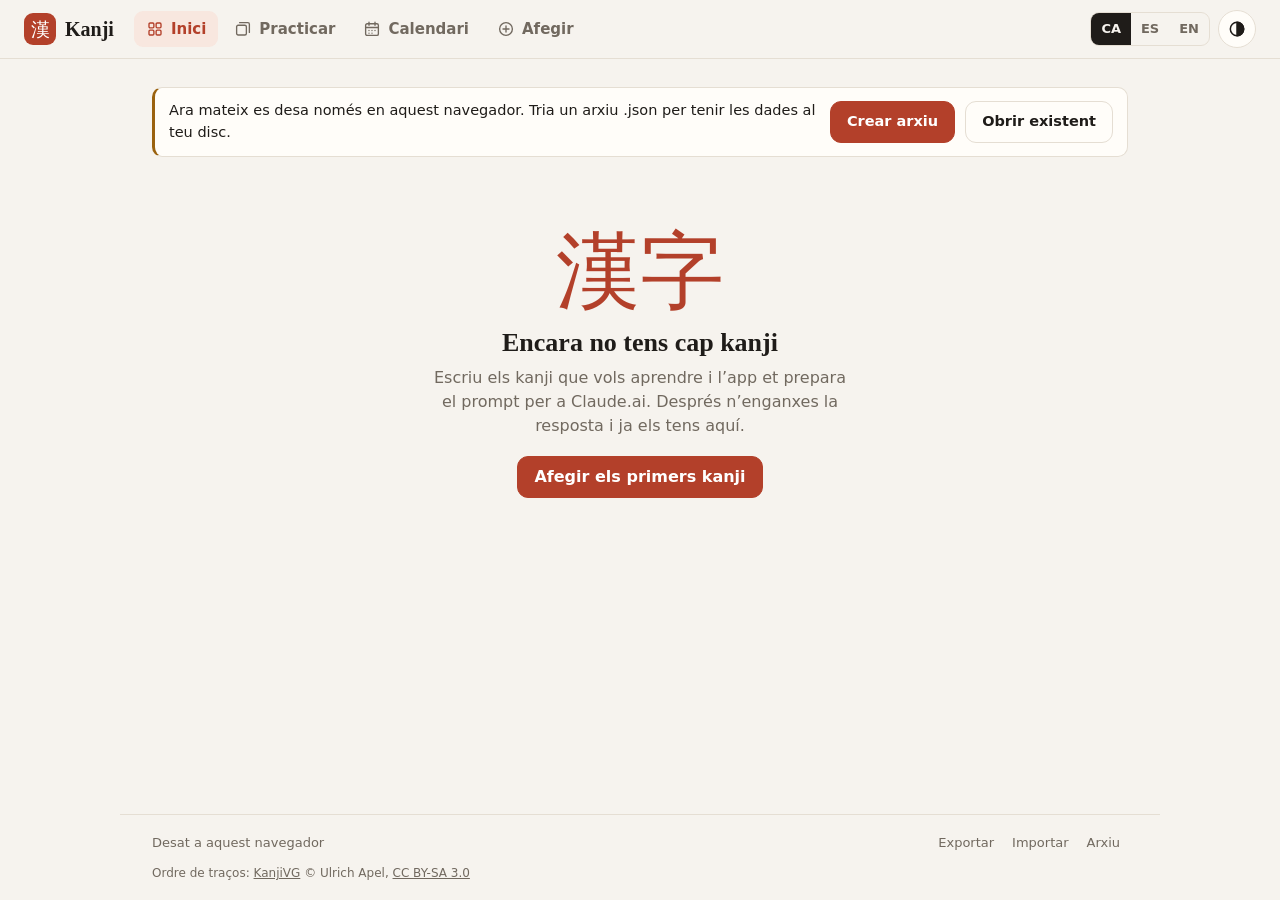
<file: index.html>
<!DOCTYPE html>
<html lang="ca">
<head>
<meta charset="utf-8">
<meta name="viewport" content="width=device-width, initial-scale=1, viewport-fit=cover">
<meta name="color-scheme" content="light dark">
<!-- Sense referrer cap a altres webs: la veu en línia (js/veu.js) no respon si el rep. -->
<meta name="referrer" content="same-origin">
<meta name="description" content="Aprèn kanji amb fitxes, ordre de traços i repetició espaiada.">
<title>Kanji</title>
<link rel="icon" type="image/svg+xml" href="assets/favicon.svg">
<!-- Per instal·lar-la com a app (PWA): el manifest, la icona per a iPhone i el color de la barra del mòbil. -->
<link rel="manifest" href="manifest.webmanifest">
<link rel="apple-touch-icon" href="assets/icon-any-192.png">
<meta name="theme-color" content="#f6f3ee">
<link rel="stylesheet" href="css/styles.css?v=43">
<script>
  // Tema abans de pintar, perquè no parpellegi (la mateixa clau que Prefs.theme, a js/prefs.js).
  try { const th = localStorage.getItem('kanji:tema'); if (th) document.documentElement.dataset.theme = th; } catch {}
</script>
</head>
<body>
<header class="top">
  <a class="brand" href="#/"><span class="brand-k" lang="ja" aria-hidden="true">漢</span><span data-i18n="app.name">Kanji</span></a>
  <nav class="nav" data-i18n-aria="nav.label">
    <a href="#/" data-nav="home">
      <svg class="i" viewBox="0 0 24 24" aria-hidden="true"><rect x="4" y="4" width="6.5" height="6.5" rx="1.5"/><rect x="13.5" y="4" width="6.5" height="6.5" rx="1.5"/><rect x="4" y="13.5" width="6.5" height="6.5" rx="1.5"/><rect x="13.5" y="13.5" width="6.5" height="6.5" rx="1.5"/></svg>
      <span data-i18n="nav.home">Inici</span>
    </a>
    <a href="#/practica" data-nav="practice">
      <svg class="i" viewBox="0 0 24 24" aria-hidden="true"><rect x="3.5" y="7" width="13" height="13" rx="2"/><path d="M7.5 3.5h11a2 2 0 0 1 2 2v11"/></svg>
      <span data-i18n="nav.practice">Practicar</span><b id="dueBadge" class="badge" hidden></b>
    </a>
    <a href="#/calendari" data-nav="calendar">
      <svg class="i" viewBox="0 0 24 24" aria-hidden="true"><rect x="3.5" y="5" width="17" height="15.5" rx="2"/><path d="M3.5 10h17M8 3v4M16 3v4"/><path d="M8 14h.01M12 14h.01M16 14h.01M8 17.5h.01M12 17.5h.01"/></svg>
      <span data-i18n="nav.calendar">Calendari</span>
    </a>
    <a href="#/afegir" data-nav="add">
      <svg class="i" viewBox="0 0 24 24" aria-hidden="true"><circle cx="12" cy="12" r="8.5"/><path d="M12 8v8M8 12h8"/></svg>
      <span data-i18n="nav.add">Afegir</span>
    </a>
  </nav>
  <div class="top-tools">
    <div id="langs" class="langs" role="group" data-i18n-aria="lang.label"></div>
    <button type="button" id="themeBtn" class="icon-btn" data-i18n-title="theme" data-i18n-aria="theme">
      <svg class="i" viewBox="0 0 24 24" aria-hidden="true"><circle cx="12" cy="12" r="8"/><path d="M12 4a8 8 0 0 1 0 16z" fill="currentColor"/></svg>
    </button>
  </div>
</header>

<main class="main">
  <div id="banner" class="banner" role="status" hidden></div>
  <div id="view"></div>
</main>

<footer class="foot">
  <span id="saveState" class="state"></span>
  <span class="tools">
    <button type="button" id="exportBtn" class="ghost" data-i18n="file.export">Exportar</button>
    <button type="button" id="importBtn" class="ghost" data-i18n="file.import">Importar</button>
    <button type="button" id="fileBtn" class="ghost" data-i18n="file.file">Arxiu</button>
  </span>
  <p class="credits"><span data-i18n="foot.strokes">Ordre de traços:</span>
    <a href="https://kanjivg.tagaini.net" target="_blank" rel="noopener">KanjiVG</a> © Ulrich Apel,
    <a href="https://creativecommons.org/licenses/by-sa/3.0/" target="_blank" rel="noopener">CC BY-SA 3.0</a></p>
</footer>

<input id="importInput" type="file" accept=".json,application/json" hidden>
<div id="toast" class="toast" role="status" aria-live="polite" hidden></div>

<script src="js/prefs.js?v=43"></script>
<script src="js/i18n.js?v=43"></script>
<script src="js/util.js?v=43"></script>
<script src="js/card.js?v=43"></script>
<script src="js/peces.js?v=43"></script>
<script src="js/almacen.js?v=43"></script>
<script src="js/validar.js?v=43"></script>
<script src="js/store.js?v=43"></script>
<script src="js/prompt.js?v=43"></script>
<script src="js/veu.js?v=43"></script>
<script src="js/traces.js?v=43"></script>
<script src="js/inici.js?v=43"></script>
<script src="js/fitxa.js?v=43"></script>
<script src="js/afegir.js?v=43"></script>
<script src="js/practica.js?v=43"></script>
<script src="js/calendari.js?v=43"></script>
<script src="js/etiquetes.js?v=43"></script>
<script src="js/app.js?v=43"></script>
</body>
</html>
</file>
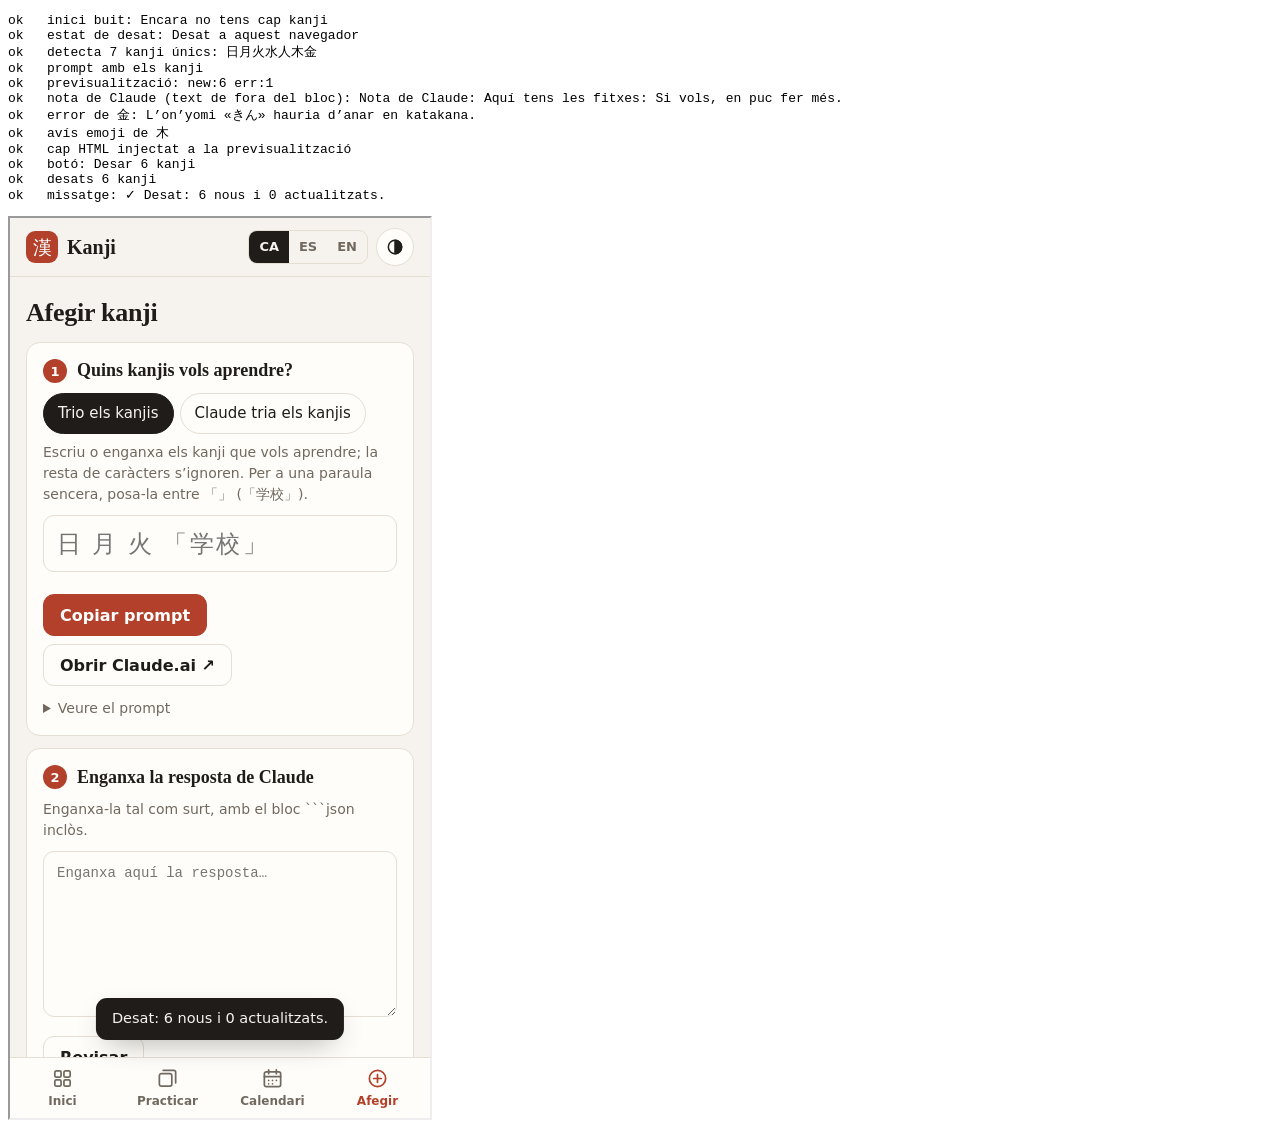
<file: tests/browser/harness.html>
<!DOCTYPE html>
<html><head><meta charset="utf-8"><title>harness</title></head>
<body>
<pre id="out"></pre>
<iframe id="f" style="width:420px;height:900px"></iframe>
<script src="sample.js"></script>
<script>
const out = document.getElementById('out'), f = document.getElementById('f');
let fails = 0;
const log = s => { out.textContent += s + '\n'; };
const ok = (c, m) => { if (!c) fails++; log((c ? 'ok   ' : 'FAIL ') + m); };
const sleep = ms => new Promise(r => setTimeout(r, ms));
const W = () => f.contentWindow, D = () => f.contentDocument, $ = s => D().querySelector(s), $$ = s => [...D().querySelectorAll(s)];
async function until(fn, ms = 8000) { const t0 = Date.now(); while (Date.now() - t0 < ms) { try { const v = fn(); if (v) return v; } catch {} await sleep(50); } return null; }
const G = n => { try { return W().eval(n); } catch { return undefined; } };
const go = async h => { W().location.hash = h; await sleep(120); };
const type = (el, v) => { el.value = v; el.dispatchEvent(new Event('input', { bubbles: true })); };
const key = k => D().body.dispatchEvent(new KeyboardEvent('keydown', { key: k, bubbles: true }));

(async () => {
  try {
    localStorage.clear();
    f.src = '../../index.html#/'; await new Promise(r => { f.onload = r; });
    await until(() => G('App') && $('#view .screen'));
    await sleep(200);
    ok(!!$('.empty h1') && /Encara no tens/.test($('.empty h1').textContent), 'inici buit: ' + ($('.empty h1') || {}).textContent);
    ok($('#saveState').textContent.includes('navegador'), 'estat de desat: ' + $('#saveState').textContent);

    await go('#/afegir');
    type($('.kin'), 'Vull: 日月火 水人木金, i res més 日');
    ok($$('.kchip').length === 7, 'detecta 7 kanji únics: ' + $$('.kchip').map(x => x.textContent).join(''));
    ok($('.ptext').value.includes('these kanji: 日、月、火、水、人、木、金'), 'prompt amb els kanji');
    type($('.paste'), SAMPLE);
    await until(() => $('.result:not([hidden]) .grp'));
    const groups = $$('.grp').map(g => g.className.replace('grp g-', '') + ':' + g.querySelectorAll('.rows > li').length).join(' ');
    ok(groups === 'new:6 err:1', 'previsualització: ' + groups);
    ok($('.result .note') && /Aquí tens les fitxes:.*Si vols, en puc fer més\./.test($('.result .note').textContent), 'nota de Claude (text de fora del bloc): ' + ($('.result .note') || {}).textContent);
    ok($('.g-err .msgs .e').textContent.includes('katakana'), 'error de 金: ' + $('.g-err .msgs .e').textContent);
    const warns = $$('.g-new .msgs .w').map(x => x.textContent);
    ok(warns.some(w => /emoji/i.test(w)), 'avís emoji de 木');
    ok(!$('.result img') && !$('.result svg[onload]') && !W().__xss, 'cap HTML injectat a la previsualització');
    ok($('[data-act="apply"]').textContent.includes('6'), 'botó: ' + $('[data-act="apply"]').textContent);
    $('[data-act="apply"]').click();
    await sleep(100);
    ok(G('Store').kanji.length === 6, 'desats 6 kanji');
    ok($('.ok-line') && /6 nous/.test($('.ok-line').textContent), 'missatge: ' + ($('.ok-line') || {}).textContent);
    await sleep(600);
    const saved = JSON.parse(localStorage.getItem('kanji:dades') || 'null');
    ok(saved && saved.version === 1 && saved.kanji.length === 6 && saved.progress && Object.keys(saved.progress).length === 0, 'desat a localStorage amb {version, kanji, progress}');

    // Regenerar: tornar a enganxar la mateixa resposta → sense canvis
    type($('.paste'), SAMPLE);
    await until(() => $('.result:not([hidden]) .grp'));
    ok($$('.grp').map(g => g.className.replace('grp g-', '')).join(' ') === 'same err', 'reenganxar → sense canvis');

    // Els que ja tens no van al prompt; tocant-los s'hi afegeixen per regenerar-los
    type($('.kin'), '日月 空');
    ok($$('.kchip.has').length === 2 && $$('span.kchip').length === 1, 'xips: 2 ja existents en gris, 1 nou');
    ok($('.ptext').value.split(String.fromCharCode(10))[0].endsWith('these kanji: 空.'), 'el prompt només porta 空');
    $('.kchip.has').click();
    ok($('.kchip.regen') && $('.ptext').value.includes('these kanji: 日、空'), 'tocar 日 → entra al prompt per regenerar');
    $('.kchip.regen').click();
    type($('.kin'), '日月');
    ok($('.ptext').value === '' && /Ja tens tots/.test($('.picked').textContent), 'tots existents → prompt buit i avís');
    type($('.kin'), '');

    // "Que els triï Claude": prompt amb la llista, la quantitat, la temàtica i les paraules
    Object.defineProperty(W().navigator.clipboard, 'writeText', { configurable: true, value: async s => { W().__copied = s; } });
    W().__copied = undefined;
    $('input[name="amode"][value="more"]').click(); await sleep(50);
    ok(!$('.mode-more').hidden && $('.mode-own').hidden && $('.pview').hidden, 'mode «Claude tria els kanjis», sense previsualització');
    ok(W().__copied === undefined, 'clicar el mode no copia res');
    ok($$('.seg span').slice(0, 2).map(s => s.textContent).join(' | ') === 'Trio els kanjis | Claude tria els kanjis', 'noms: ' + $$('.seg span').slice(0, 2).map(s => s.textContent).join(' | '));
    ok(/6 que ja tens/.test($('.mode-more .hint').textContent), 'avís: ' + $('.mode-more .hint').textContent.slice(0, 50));
    ok($('.more-n').value === '' && $('.more-n').placeholder === '10', 'Quants: buit amb un 10 d’exemple');
    type($('.more-n'), 'a1b2');
    ok($('.more-n').type === 'text' && $('.more-n').inputMode === 'numeric' && $('.more-n').value === '12', 'Quants: sense fletxetes, teclat numèric i només xifres');
    type($('.more-n'), '7'); type($('.more-theme'), 'menjar'); type($('.more-words'), 'gat, escola');
    $('[data-act="copy"]').click(); await sleep(100);
    const cp = W().__copied || '';
    ok(cp.includes('The kanji I have already learned are: 日, 月, 火, 水, 人, 木') && cp.includes('I want to learn 7 new kanji:'), 'prompt: llista separada per comes i quantitat');
    ok(cp.includes('about this theme: "menjar"') && cp.includes('In addition to those kanji, I want to learn these specific words: gat, escola') && !cp.includes('usual learning order'), 'prompt: 7 kanji de la temàtica i, a més, les paraules');
    ok(cp.includes('patata → じゃがいも, not 芋') && cp.includes('Make a word card for each'), 'prompt: paraules tal com s’escriuen al Japó');
    ok(cp.includes('"reading": "にち"') && cp.includes('"romaji": ""') && cp.includes('Hepburn'), 'prompt: format amb lectura principal i rōmaji de la frase');
    type($('.more-theme'), ''); type($('.more-words'), ''); $('[data-act="copy"]').click(); await sleep(100);
    ok((W().__copied || '').includes('usual learning order (JLPT N5 first'), 'sense temàtica ni paraules: els més útils');
    const arr = JSON.parse(SAMPLE.slice(SAMPLE.indexOf('['), SAMPLE.lastIndexOf(']') + 1));
    const yama = { kanji: '山', meanings: { ca: ['muntanya'], es: ['montaña'], en: ['mountain'] }, onyomi: ['サン'], kunyomi: ['やま'], reading: 'やま', strokes: 3, jlpt: 5 };
    type($('.paste'), '```json' + JSON.stringify([yama, arr[1]]) + '```');
    await until(() => $$('.result .rows > li').length === 2, 4000);
    ok($$('.grp').map(g => g.className.replace('grp g-', '') + ':' + g.querySelectorAll('.rows > li').length).join(' ') === 'new:1 have:1', 'resposta: 1 nou i 1 que ja tenies');
    ok(/Desar 1 kanji/.test($('[data-act="apply"]').textContent), 'només es desa el nou');
    ok($('.g-new .rm').textContent.includes('やま') && $('.g-new .rm .ro').textContent === 'yama', 'previsualització amb lectura principal i rōmaji');
    $('[data-act="apply"]').click(); await sleep(100);
    ok(G('Store').kanji.length === 7 && G('Store').get('月').meanings.ca[0] === 'lluna', '山 afegit i 月 intacte');
    G('Store').remove('山');
    $('input[name="amode"][value="own"]').click(); await sleep(50);
    ok(!$('.mode-own').hidden && !$('.pview').hidden, 'tornar a «Els escric jo»');
    await go('#/');
    ok($$('.tile').length === 6, 'graella amb 6 fitxes');
    ok($('.stat b').textContent === '0' && $$('.stat b')[1].textContent === '6', 'stats: 0 per repassar, 6 nous');
    type($('.search'), 'lluna'); ok($$('.tile').length === 1 && $('.tile-k').textContent === '月', 'cerca "lluna" → 月');
    type($('.search'), 'にち'); ok($$('.tile').length === 1 && $('.tile-k').textContent === '日', 'cerca "にち" (hiragana) troba ニチ → 日');
    type($('.search'), 'ひと'); ok($$('.tile').map(x => x.querySelector('.tile-k').textContent).join('') === '人', 'cerca "ひと" → 人');
    type($('.search'), 'tsuki'); ok($$('.tile').map(x => x.querySelector('.tile-k').textContent).join('') === '月', 'cerca en rōmaji "tsuki" → 月');
    type($('.search'), 'mizu'); ok($$('.tile').map(x => x.querySelector('.tile-k').textContent).join('') === '水', 'cerca en rōmaji "mizu" → 水');
    type($('.search'), '');
    $$('.chip').find(c => c.textContent === 'N4').click();
    ok($$('.tile').length === 1 && $('.tile-k').textContent === '木', 'filtre N4 → 木');
    $$('.chip').find(c => c.dataset.lv === 'all').click();
    ok(!W().__xss && !$('.tile img'), 'graella sense injecció');

    // Ordenar arrossegant (a l'ordinador): una sola DataTransfer per a tot l'arrossegament, com al navegador
    const order = () => $$('.tile').map(x => x.dataset.k).join('');
    const drag = (from, to, cancel) => {
      const dt = new DataTransfer(), ev = (el, type) => el.dispatchEvent(new DragEvent(type, { bubbles: true, cancelable: true, dataTransfer: dt }));
      ev(from, 'dragstart'); ev(to, 'dragover');
      if (!cancel) ev(to, 'drop');
      ev(from, 'dragend');
    };
    const tileOf = k => $(`.tile[data-k="${k}"]`);
    const initial = order();
    ok(/Reordenar.*R/.test($('.sort-btn').textContent) && $('.sort-btn').getAttribute('aria-pressed') === 'false', 'botó «Reordenar R» a l’ordinador');
    ok(!$('.grid').classList.contains('sortable'), 'per defecte no s’ordena');
    drag(tileOf('日'), tileOf('火'));
    ok(order() === initial, 'sense el mode, arrossegar no canvia res: ' + order());
    key('r');
    ok($('.grid').classList.contains('sortable') && $('.sort-btn').getAttribute('aria-pressed') === 'true', 'tecla R → mode ordenar');
    ok(W().getComputedStyle($('.tile-k')).userSelect === 'none', 'en mode ordenar, el text de les fitxes no se selecciona');
    tileOf('日').click(); await sleep(100);
    ok(W().location.hash === '#/' && $('.grid'), 'en mode ordenar, un clic no obre la fitxa');
    drag(tileOf('日'), tileOf('火'));
    const storeOrder = () => G('Store').kanji.map(c => c.kanji).join('');
    ok(order() === '月火日水人木' && storeOrder() === '月火日水人木', 'arrossegar 日 sobre 火 → ' + order() + ' / ' + storeOrder());
    drag(tileOf('人'), tileOf('月'), true);
    ok(order() === '月火日水人木' && storeOrder() === '月火日水人木', 'arrossegar i cancel·lar → no canvia res: ' + order());
    drag(tileOf('日'), tileOf('月'));
    ok(order() === initial && storeOrder() === initial, 'tornar-lo a lloc: ' + order());
    key('Escape');
    ok(!$('.grid').classList.contains('sortable') && $('.sort-btn').getAttribute('aria-pressed') === 'false', 'Esc → surt del mode');
    $('.sort-btn').click();
    ok($('.grid').classList.contains('sortable'), 'el botó també l’encén');
    $('.sort-btn').click();
    ok(!$('.grid').classList.contains('sortable'), 'i l’apaga');

    // Fitxa
    $$('.tile')[0].click();
    await until(() => $('.hero-k'));
    ok($('.hero-k').textContent === '日' && $('.means').textContent === 'sol · dia', 'fitxa 日: ' + $('.means').textContent);
    ok($$('.rd-v')[0].textContent === 'ニチ、ジツ', 'on: ' + $$('.rd-v')[0].textContent);
    ok($$('.rd .say').length === 2 && $('.hero > .say').dataset.say === 'にち', 'la veu de dalt diu la lectura principal: ' + $('.hero > .say').dataset.say);
    ok(/にち/.test($('.main-r').textContent) && $('.main-r .ro').textContent === 'nichi', 'lectura principal: ' + $('.main-r').textContent.trim().replace(/\s+/g, ' '));
    ok($('.is-main') && $('.is-main').textContent === 'ニチ', 'la lectura principal es destaca a la llista');
    ok($$('.rd-ro').map(x => x.textContent).join(' | ') === 'nichi, jitsu | hi, -bi, -ka', 'rōmaji de les lectures: ' + $$('.rd-ro').map(x => x.textContent).join(' | '));
    ok($$('.ex-r .ro').map(x => x.textContent).join(',') === 'nihon,mainichi,nichiyoubi', 'rōmaji dels exemples: ' + $$('.ex-r .ro').map(x => x.textContent).join(','));
    ok($('.sent-ro').textContent === 'Mainichi nihongo o benkyou shimasu.', 'rōmaji de la frase (de Claude)');
    ok($$('.ex li').length === 3 && $('.ex mark').textContent === '日', 'exemples amb el kanji ressaltat');
    ok($$('details.fold').length === 2 && !$('details.fold').open, 'origen i curiositat plegats');
    ok($('a[href*="jisho.org"]').href.includes('%E6%97%A5%20%23kanji'), 'enllaç a Jisho');
    const so = await until(() => $$('.so-ink path').length, 15000);
    ok(so === 4, 'KanjiVG: ' + so + ' traços dibuixats');
    ok($$('.so-num text').length === 4, 'números de traç');
    // ---- Veu: consola i alternatives ----
    const C = W().console, logs = [], NL7 = String.fromCharCode(10) + '       ';
    ['info', 'warn', 'error'].forEach(k => { const f = C[k].bind(C); C[k] = (...x) => { logs.push(k + ': ' + x.join(' ')); f(...x); }; });
    const table = C.table.bind(C); let tabled = 0; C.table = x => { tabled = x.length; table(x); };
    const V = G('Veu'), ss = W().speechSynthesis, realVoices = ss.getVoices.bind(ss), realSpeak = ss.speak.bind(ss), RealAudio = W().Audio;
    const hasJa = ss.getVoices().some(v => /^ja/i.test(v.lang));
    const run = async (label, fn) => { logs.length = 0; const r = await fn().then(x => x, e => 'ERR ' + e.message); log('     ' + label + ' → ' + r + NL7 + logs.join(NL7)); return r; };
    // 1. Amb veu japonesa al navegador
    let r = await run('amb veu japonesa', () => V.say('にち'));
    ok(!hasJa || (r === 'device' && logs.some(l => /veus, \d+ en japonès/.test(l)) && logs.some(l => /veu del navegador:/.test(l)) && logs.some(l => /Sona ✓/.test(l))), (hasJa ? '' : '(sense veu japonesa al navegador, omès) ') + 'consola: veu del navegador i «Sona ✓»');
    // 2. Sense veu japonesa (com Opera)
    ss.getVoices = () => realVoices().filter(v => !/^ja/i.test(v.lang)); ss.onvoiceschanged();
    r = await run('sense veu japonesa', () => V.say('ひ'));
    ok(r === 'online' && logs.some(l => /veu en línia de Google/.test(l)) && logs.some(l => /Sona ✓/.test(l)), 'consola: veu en línia i «Sona ✓»');
    // 3. La veu del navegador falla → prova la en línia
    ss.getVoices = realVoices; ss.onvoiceschanged();
    ss.speak = u => setTimeout(() => u.onerror({ error: 'synthesis-failed' }), 20);
    r = await run('veu del navegador que falla', () => V.say('つき'));
    ok(!hasJa || (r === 'online' && logs.some(l => /^warn: .*no ha funcionat: error «synthesis-failed».*Provo la veu en línia/.test(l))), (hasJa ? '' : '(sense veu japonesa al navegador, omès) ') + 'consola: avís de fallada i passa a la veu en línia');
    // 4. Tampoc funciona la veu en línia → error a la consola i avís a la pantalla
    W().Audio = function () { return new RealAudio('https://translate.google.com/no-existeix'); };
    logs.length = 0; $('#toast').hidden = true;
    $('.rd .say').click(); await until(() => !$('#toast').hidden && logs.some(l => /No sona/.test(l)), 10000);
    ok(logs.some(l => /^error: .*No sona: Google no ha tornat àudio/.test(l)) && logs.some(l => /Prova aquesta adreça/.test(l)), 'consola: error amb motiu i adreça per provar');
    ok(/Detalls a la consola \(F12\)/.test($('#toast').textContent), 'avís a la pantalla: ' + $('#toast').textContent.slice(0, 60) + '…');
    log('       ' + logs.join(NL7));
    ss.speak = realSpeak; W().Audio = RealAudio;
    // 5. Veu.diagnose()
    r = await run('Veu.diagnose()', () => V.diagnose());
    ok(tabled > 0 && (!hasJa || logs.some(l => /Veu triada:/.test(l))), 'Veu.diagnose(): taula de ' + tabled + ' veus');
    ok(D().querySelector('meta[name="referrer"]').content === 'same-origin', 'meta referrer same-origin');
    ok(!$('.so-warn'), 'sense avís de traços (4 = 4)');
    const vb = () => $('[data-act="verify"]'), vp = () => $('[data-ver-pill]');
    ok(vb().classList.contains('ver-pending') && /Per verificar/.test(vb().textContent) && vp().hidden, 'botó: per verificar (sense pastilla)');
    vb().click();
    ok(G('Store').get('日').verified === true && vb().classList.contains('ver-ok') && /Verificat/.test(vb().textContent) && !vp().hidden, 'botó: verificat');
    vb().click();
    ok(G('Store').get('日').verified === 'error' && vb().classList.contains('ver-err') && /Té errors/.test(vp().textContent), 'botó: té errors');
    vb().click();
    ok(G('Store').get('日').verified === false && vp().hidden, 'botó: torna a per verificar');
    vb().click();
    ok(!$('input[type="checkbox"]'), 'ja no hi ha checkbox');
    ok($('.pos').textContent.trim() === '1 / 6', 'posició 1 / 6');
    key('ArrowRight'); await sleep(150);
    ok($('.hero-k').textContent === '月', 'fletxa → 月');

    // Lliscar amb el dit: es simula una pantalla tàctil (pointer: coarse) i gestos de touch
    const realMM = W().matchMedia.bind(W());
    W().matchMedia = q => (/pointer: coarse/.test(q) ? { matches: true, media: q } : realMM(q));
    const touch = (type, x, y) => {
      const ev = new (W().Event)(type, { bubbles: true });
      Object.defineProperty(ev, 'touches', { value: type === 'touchend' ? [] : [{ clientX: x, clientY: y }] });
      $('.sheet').dispatchEvent(ev);
    };
    const swipeGo = async (x0, x1, y1 = 400) => { touch('touchstart', x0, 400); touch('touchmove', (x0 + x1) / 2, (400 + y1) / 2); touch('touchmove', x1, y1); touch('touchend'); await sleep(320); };
    await go('#/k/' + encodeURIComponent('日')); await go('#/k/' + encodeURIComponent('月')); // es torna a pintar amb la pantalla tàctil
    await swipeGo(300, 120);
    ok($('.hero-k').textContent === '火' && $('.sheet').classList.contains('enter-right'), 'lliscar cap a l’esquerra → fitxa següent (火), entra per la dreta');
    await swipeGo(120, 300);
    ok($('.hero-k').textContent === '月' && $('.sheet').classList.contains('enter-left'), 'lliscar cap a la dreta → fitxa anterior (月), entra per l’esquerra');
    await swipeGo(300, 270);
    ok($('.hero-k').textContent === '月' && $('.sheet').style.transform === '', 'lliscada curta: no canvia i torna al seu lloc');
    await swipeGo(300, 200, 600);
    ok($('.hero-k').textContent === '月', 'gest més vertical que horitzontal: no canvia (es desplaça la pàgina)');
    await swipeGo(10, 300);
    ok($('.hero-k').textContent === '月', 'des de la vora de la pantalla (gest d’enrere): no canvia');
    await go('#/k/' + encodeURIComponent('日'));
    await swipeGo(120, 300);
    ok($('.hero-k').textContent === '日', 'a la primera fitxa, cap a la dreta: no n’hi ha cap d’anterior');
    W().matchMedia = realMM;
    await go('#/k/' + encodeURIComponent('月'));
    await swipeGo(300, 120);
    ok($('.hero-k').textContent === '月', 'sense pantalla tàctil (ordinador): lliscar no fa res');
    await go('#/k/' + encodeURIComponent('木'));
    ok(!W().__xss && !$('.sheet img') && !$('.sheet script') && !$('.emoji'), 'fitxa de 木 sense injecció ni emoji');
    ok($('.means').textContent.includes('<img'), 'el text hostil es veu com a text');
    const warn = await until(() => $('.so-warn'), 15000);
    ok(warn && /5.*4/.test(warn.textContent), 'avís traços: ' + (warn || {}).textContent);
    await go('#/k/' + encodeURIComponent('猫'));
    ok(/no és a la teva/.test($('.empty p').textContent), 'kanji inexistent → avís');

    // Desplegables oberts en canviar d'idioma
    await go('#/k/' + encodeURIComponent('日'));
    const fold = f => $(`details[data-fold="${f}"]`);
    fold('trivia').open = true;
    $('[data-lang="es"]').click(); await sleep(100);
    ok(fold('trivia').open && !fold('origin').open && $('.fold summary').textContent === 'Origen', 'canvi a ES: curiositat oberta, origen tancat');
    fold('origin').open = true;
    $('[data-lang="en"]').click(); await sleep(100);
    ok(fold('trivia').open && fold('origin').open && /Trivia/.test(fold('trivia').textContent), 'canvi a EN: tots dos oberts');
    $('[data-lang="ca"]').click(); await sleep(100);
    ok(fold('trivia').open && fold('origin').open, 'canvi a CA: continuen oberts');
    key('ArrowRight'); await sleep(150);
    ok($$('details[data-fold][open]').length === 0, 'altre kanji: desplegables tancats');
    await go('#/afegir'); $('.pview').open = true;
    $('[data-lang="es"]').click(); await sleep(100);
    ok($('.pview').open && /Ver el prompt/.test($('.pview summary').textContent), 'Afegir: «Veure el prompt» obert en canviar d’idioma');
    $('[data-lang="ca"]').click(); await sleep(100);
    // Idioma
    $('[data-lang="en"]').click(); await sleep(100);
    ok($('[data-nav="home"] span').textContent === 'Home' && D().documentElement.lang === 'en', 'canvi a anglès');
    await go('#/k/' + encodeURIComponent('日'));
    ok($('.means').textContent === 'sun · day' && $('.mnemo p').textContent.startsWith('A square'), 'contingut en anglès');
    ok($$('#langs button').map(b => b.textContent).join(' ') === 'CA ES EN', 'selector: CA ES EN');
    $('[data-lang="es"]').click(); await sleep(100);
    ok($('[data-nav="add"] span').textContent === 'Añadir' && $('.means').textContent === 'sol · dia', 'castellà (sense contingut es → fa servir el català)');
    await go('#/afegir/' + encodeURIComponent('日'));
    ok($('.kchip.regen') && $('.ptext').value.includes('these kanji: 日') && $('.ptext').value.includes('Spanish ("es")'), 'Regenerar des de la fitxa: 日 ja inclòs al prompt');
    $('[data-lang="ca"]').click(); await sleep(100);
    ok(localStorage.getItem('kanji:idioma') === 'ca', 'idioma recordat');

    // Pràctica
    await go('#/practica');
    ok(/0 per repassar · 6 nous/.test($('.big-line').textContent), 'preparació: ' + $('.big-line').textContent);
    ok($$('.bx button').length === 6 && $('.bx .b0 b').textContent === '6', 'caixes: 6 nous');
    ok(!$('.bx-cards'), 'cap caixa oberta per defecte');
    $('.bx .b0').click(); await sleep(50);
    ok($$('.bx-cards .tile').length === 6 && $('.bx .b0').getAttribute('aria-pressed') === 'true', 'clic a «Nous»: es veuen les 6 fitxes');
    $('.bx .b3').click(); await sleep(50);
    ok(!$('.bx-cards') && $('.bx-empty') && $('.bx .b0').getAttribute('aria-pressed') === 'false', 'caixa 3 buida: avís i «Nous» es tanca');
    $('.bx .b3').click(); await sleep(50);
    ok(!$('.bx-cards') && !$('.bx-empty'), 'un altre clic a la mateixa caixa la tanca');
    $('input[name="size"][value="10"]').click(); await sleep(50);
    ok($('[data-act="start"]').textContent.includes('6'), 'botó: ' + $('[data-act="start"]').textContent);
    $('[data-act="start"]').click();
    await until(() => $('.flash'));
    ok(/1\/6/.test($('.ses-top .pos').textContent), 'sessió 1/6');
    ok(!$('.rev') && $('.flash .big-k'), 'anvers: kanji, sense resposta');
    const ab = $('.answer').getBoundingClientRect(), fb = $('.answer > .btn.big').getBoundingClientRect();
    ok(Math.abs((ab.left + ab.right) / 2 - (fb.left + fb.right) / 2) < 2, 'Girar centrat sota la targeta');
    key(' '); await until(() => $('.grade'));
    ok($('.rev .ans-m') && $$('.grade .btn').length === 3, 'girada: resposta i 3 botons');
    const kf = G('Store').get($('.flash .big-k').textContent);
    ok(!!$('.rev .ans-main') === !!kf.reading && $$('.rev .reads .ro').length > 0, 'revers: lectura principal ' + (kf.reading ? 'present' : 'absent (fitxa sense)') + ' i rōmaji de les lectures');
    ok($$('.grade .btn').map(b => b.dataset.g).join(',') === 'no,yes,doubt', 'ordre: No · Sí · Dubte');
    ok($('.grade .yes small').textContent === '3 dies' && $('.grade .no small').textContent === 'demà', 'intervals: ' + $$('.grade small').map(x => x.textContent).join(' / '));
    const first = $('.flash .big-k').textContent;
    $('.grade .no').click(); await sleep(50);                     // falla el primer
    for (let i = 0; i < 5; i++) { key(' '); await until(() => $('.grade')); key('2'); await sleep(30); } // encerta la resta (tecla 2 = Sí)
    ok(/7\/7/.test($('.ses-top .pos').textContent) && $('.again'), 'la fallada torna al final: ' + $('.ses-top .pos').textContent);
    ok($('.flash .big-k').textContent === first, 'és el mateix kanji ' + first);
    key(' '); await until(() => $('.grade'));
    ok(!$('.grade small'), 'la repetició no mostra intervals');
    key('2'); await until(() => $('.summary'));
    ok($$('.res b').map(b => b.textContent).join(',') === '1,5,0', 'resum no,sí,dubte = ' + $$('.res b').map(b => b.textContent).join(','));
    ok($$('.summary .tile').length === 1, 'llista de fallats');
    const P = G('Store');
    ok(P.prog(first).box === 1 && P.prog(first).fails === 1 && P.prog(first).seen === 1, 'fallat → caixa 1, 1 error, vist 1 (la repetició no compta)');
    ok(P.kanji.filter(k => k.kanji !== first).every(k => P.prog(k.kanji).box === 2), 'encertats → caixa 2');
    await sleep(600);
    ok(Object.keys(JSON.parse(localStorage.getItem('kanji:dades')).progress).length === 6, 'progrés desat al JSON');

    await go('#/practica');
    ok(/Tot al dia/.test($('.setup .big-line').textContent) && $('[data-act="free"]'), 'res pendent → repàs lliure');
    $('input[value="m2k"]').click(); await sleep(30);
    $('[data-act="free"]').click(); await until(() => $('.flash'));
    ok($('.flash .big-m') && $('.tag'), 'repàs lliure en mode significat → kanji');
    const before = JSON.stringify(P.snapshot().progress);
    key(' '); await until(() => $('.grade')); key('1'); await sleep(50);
    key(' '); await until(() => $('.grade')); key('3'); await sleep(50);
    ok(JSON.stringify(P.snapshot().progress) === before, 'repàs lliure no canvia caixes');
    ok(Object.values(JSON.parse(localStorage.getItem('kanji:dades')).progress).every(p => p.box <= 2), 'caixes intactes');
    $('[data-act="quit"]').click(); await sleep(150);
    ok(W().location.hash === '#/practica', 'sortir torna a la preparació: ' + W().location.hash);

    // Interruptor global: tornar a practicar els d'avui
    $('input[value="k2m"]').click(); await sleep(30);
    ok($('.switch').getAttribute('aria-checked') === 'false' && !/d’avui/.test($('.panel .big-line').textContent), 'interruptor apagat per defecte');
    $('.switch').click(); await sleep(50);
    ok($('.switch').getAttribute('aria-checked') === 'true' && /6 d’avui/.test($('.panel .big-line').textContent), 'encès: ' + $('.panel .big-line').textContent);
    ok(JSON.parse(localStorage.getItem('kanji:practica')).again === true, 'l’interruptor es recorda');
    ok($('[data-act="start"]') && /\(6\)/.test($('[data-act="start"]').textContent), 'es poden tornar a practicar els 6: ' + $('[data-act="start"]').textContent);
    $('[data-act="start"]').click(); await until(() => $('.flash'));
    let ch1 = $('.flash .big-k').textContent, p1 = JSON.stringify(P.prog(ch1));
    key(' '); await until(() => $('.grade'));
    const hints = $$('.grade small').map(x => x.textContent).join(' / ');
    ok(hints === 'demà / no canvia / no canvia', 'repàs extra: ' + hints);
    key('2'); await sleep(50);
    const q1 = P.prog(ch1);
    ok(q1.box === JSON.parse(p1).box && q1.due === JSON.parse(p1).due && q1.seen === JSON.parse(p1).seen + 1, 'encert el mateix dia: no puja de caixa ni canvia la data');
    const ch2 = $('.flash .big-k').textContent;
    key(' '); await until(() => $('.grade')); key('1'); await sleep(50);
    ok(P.prog(ch2).box === 1 && P.prog(ch2).due === G('U').addDays(1), 'error el mateix dia: torna a la caixa 1, demà');
    $('[data-act="quit"]').click(); await sleep(150);
    $('.switch').click(); await sleep(50);
    ok($('.switch').getAttribute('aria-checked') === 'false', 'interruptor apagat de nou');

    // Calendari
    ok($$('.nav a').length === 4 && $$('.nav a')[2].textContent.trim() === 'Calendari', 'pestanya Calendari');
    await go('#/calendari');
    const hist = P.history[G('U').today()];
    ok(hist === 11, 'respostes d’avui comptades: ' + hist);
    const td = $('.day.is-today');
    ok(td && td.classList.contains('l2') && td.textContent.includes('11'), 'avui pintat amb el nivell 2 i «11»');
    ok(/11 targetes respostes/.test(td.querySelector('.sr').textContent), 'text per a lectors de pantalla: ' + td.querySelector('.sr').textContent);
    ok(/targetes respostes aquest mes/.test($('.cal-stats').textContent) && /Cada vegada que respons una targeta/.test($('.cal .hint').textContent), 'explica què es compta');
    f.style.width = '900px'; await sleep(150);
    const tdc = $('.day.is-today'), rb = tdc.querySelector('b').getBoundingClientRect(), rc = tdc.getBoundingClientRect();
    ok(Math.abs((rb.left + rb.right) / 2 - (rc.left + rc.right) / 2) < 2 && rb.width < rc.width, 'a 900 px, el número d’avui és centrat');
    f.style.width = '420px'; await sleep(100);
    ok($$('.cal-stats .stat b').map(b => b.textContent).join(',') === '1,11,1', 'dies, respostes, ratxa: ' + $$('.cal-stats .stat b').map(b => b.textContent).join(','));
    ok($$('.cal-legend li').map(l => l.textContent).join(' ') === '0 1–9 10–19 20–39 40–59 60+' && $('[data-cal="next"]').disabled, 'llegenda amb rangs: ' + $$('.cal-legend li').map(l => l.textContent).join(' '));
    const t0 = $('.cal-title').textContent;
    $('[data-cal="prev"]').click(); await sleep(50);
    ok($('.cal-title').textContent !== t0 && $('[data-cal="today"]') && !$('.day.is-today'), 'mes anterior: ' + $('.cal-title').textContent);
    $('[data-cal="today"]').click(); await sleep(50);
    ok($('.cal-title').textContent === t0, 'tornar a avui');
    key('ArrowLeft'); await sleep(50); ok($('.cal-title').textContent !== t0, 'fletxa ← canvia de mes');
    key('ArrowRight'); await sleep(50); ok($('.cal-title').textContent === t0, 'fletxa → torna');
    $('[data-lang="es"]').click(); await sleep(100);
    ok(/tarjetas respondidas este mes/.test($('.cal-stats').textContent) && /Tarjetas respondidas al día/.test($('.cal-legend').textContent), 'calendari en castellà');
    $('[data-lang="ca"]').click(); await sleep(100);

    await go('#/');
    ok($('.stat b').textContent === '0' && $('.tile.due') === null, 'inici: res per repassar avui');
    ok(!W().__xss, 'cap script injectat en tota la prova');

    // ---- Paraules: 「」 a «Trio els kanjis», fitxes de paraula, filtres i interruptors ----
    await go('#/afegir');
    $('input[name="amode"][value="own"]').click(); await sleep(30);
    type($('.kin'), '「学校」 学 「じゃがいも」');
    ok($$('.kchip').map(c => c.textContent).join(' ') === '学校 学 じゃがいも', 'xips amb paraules entre 「」: ' + $$('.kchip').map(c => c.textContent).join(' '));
    ok($('.ptext').value.includes('Create study cards for these kanji: 学, and these words: 学校、じゃがいも.'), 'prompt de fitxes amb kanji i paraules');
    const gakkou = { kanji: '学校', meanings: { ca: ['escola'], es: ['escuela'], en: ['school'] }, onyomi: [], kunyomi: [], reading: 'がっこう', strokes: null, jlpt: 5,
      examples: [{ word: '学校に行く', reading: 'がっこうにいく', meaning: { ca: 'anar a l’escola', es: 'ir a la escuela', en: 'go to school' } }],
      sentence: { jp: '学校はどこですか。', reading: 'がっこうはどこですか。', romaji: 'Gakkou wa doko desu ka.', meaning: { ca: 'On és l’escola?', es: '¿Dónde está la escuela?', en: 'Where is the school?' } } };
    const gaku = { kanji: '学', meanings: { ca: ['estudiar'], es: ['estudiar'], en: ['study'] }, onyomi: ['ガク'], kunyomi: ['まな.ぶ'], reading: 'がく', strokes: 8, jlpt: 5 };
    const jaga = { kanji: 'じゃがいも', meanings: { ca: ['patata'], es: ['patata'], en: ['potato'] }, onyomi: [], kunyomi: [], reading: 'じゃがいも', strokes: null, jlpt: 4 };
    type($('.paste'), '```json' + JSON.stringify([gakkou, gaku, jaga]) + '```');
    await until(() => $$('.result .g-new .rows > li').length === 3, 4000);
    ok($$('.result .g-new .rows > li').length === 3 && !$('.result .g-err'), 'resposta: 3 fitxes noves (2 paraules i 1 kanji)');
    $('[data-act="apply"]').click(); await sleep(100);
    ok(G('Store').kanji.length === 9, 'col·lecció: 9 fitxes');

    await go('#/');
    ok($$('.chips [data-kind]').length === 2, 'filtre Kanji / Paraules');
    $('[data-kind="word"]').click(); await sleep(30);
    ok($$('.tile .tile-k').map(x => x.textContent).join(' ') === '学校 じゃがいも', 'només paraules: ' + $$('.tile .tile-k').map(x => x.textContent).join(' '));
    ok($$('.tile .tile-k')[0].classList.contains('w2') && $$('.tile .tile-k')[1].classList.contains('w4'), 'mida de lletra segons la llargada');
    $('[data-kind="kanji"]').click(); await sleep(30);
    ok($$('.tile').length === 9, 'Kanji i Paraules encesos → tots');
    $('[data-kind="word"]').click(); await sleep(30);
    ok($$('.tile').length === 7 && !$$('.tile .tile-k').some(x => x.textContent === '学校'), 'només kanji: 7');
    $('[data-kind="kanji"]').click(); await sleep(30);
    ok($$('.tile').length === 9, 'cap encès → tots');
    // Interruptors: significats a la graella i rōmaji a tot arreu
    const swM = $('[data-pref="meanings"]'), swR = $('[data-pref="romaji"]');
    ok(swM.getAttribute('aria-checked') === 'true' && swR.getAttribute('aria-checked') === 'true', 'interruptors encesos per defecte');
    const sizes = () => $$('.tile').map(x => { const r = x.getBoundingClientRect(); return Math.round(r.width) + 'x' + Math.round(r.height); }).join(' ');
    const sizesBefore = sizes();
    swM.click(); await sleep(30);
    ok($('.home-cards').classList.contains('hide-m') && W().getComputedStyle($('.tile-m')).visibility === 'hidden', 'amagar significats a la graella');
    ok(sizes() === sizesBefore, 'les targetes mantenen la mida sense significats: ' + sizes().split(' ')[0]);
    swR.click(); await sleep(30);
    ok(D().documentElement.dataset.romaji === 'off', 'rōmaji apagat');
    await go('#/k/' + encodeURIComponent('日'));
    ok($('.ro') && W().getComputedStyle($('.ro')).display === 'none', 'a la fitxa, el rōmaji no es veu');
    ok($$('.rd-ro').length === 2 && $$('.rd-ro').every(x => W().getComputedStyle(x).display === 'none'), 'ni els blocs de lectures (sense comes soltes)');
    await go('#/');
    ok($('.home-cards').classList.contains('hide-m') && JSON.parse(localStorage.getItem('kanji:vista')).meanings === false, 'es recorden');
    $('[data-pref="meanings"]').click(); $('[data-pref="romaji"]').click(); await sleep(30);
    ok(!$('.home-cards').classList.contains('hide-m') && D().documentElement.dataset.romaji === 'on', 'tornar-los a encendre');

    // Fitxa de paraula
    await go('#/k/' + encodeURIComponent('学校'));
    ok($('.hero-k').classList.contains('w2') && !$('.so') && /Paraula/.test($('.facts').textContent), 'fitxa de paraula: sense ordre de traços, amb l’etiqueta Paraula');
    ok($('.main-r small').textContent === 'Es llegeix' && $('.main-r .ro').textContent === 'gakkou', 'lectura de la paraula: がっこう gakkou');
    ok($$('.kpart').map(x => x.querySelector('span').textContent).join('') === '学校' && $('a.kpart') && $('.kpart.off'), 'kanji de la paraula: 学 enllaçat, 校 encara no');
    ok($('a[href*="jisho.org"]').href.endsWith(encodeURIComponent('学校')) && $('a[href^="#/afegir/"]').getAttribute('href') === '#/afegir/' + encodeURIComponent('「学校」'), 'Jisho busca la paraula i Regenerar porta 「学校」');
    // Botó «Rōmaji» a dalt de la fitxa, sincronitzat amb l'interruptor de l'inici
    const romBtn = () => $('.bar [data-romaji-toggle]');
    ok(romBtn() && romBtn().getAttribute('aria-pressed') === 'true' && W().getComputedStyle($('.main-r .ro')).display !== 'none', 'botó Rōmaji a la fitxa, premut');
    romBtn().click(); await sleep(30);
    ok(romBtn().getAttribute('aria-pressed') === 'false' && W().getComputedStyle($('.main-r .ro')).display === 'none', 'Rōmaji des de la fitxa: s’amaga');
    await go('#/');
    ok($('[data-pref="romaji"]').getAttribute('aria-checked') === 'false', 'l’interruptor de l’inici també és apagat');
    $('[data-pref="romaji"]').click(); await sleep(30);
    await go('#/k/' + encodeURIComponent('学校'));
    ok(romBtn().getAttribute('aria-pressed') === 'true', 'i tornat a encendre des de l’inici');
    await go('#/k/' + encodeURIComponent('じゃがいも'));
    ok(/només amb kana/.test($('.panel .hint').textContent), 'paraula només en kana: ho diu');

    // Pràctica amb paraules
    await go('#/practica');
    ok($('input[name="kind"][value="word"]') && /significat\/lectura/.test($$('.seg span').map(s => s.textContent).join('|')), 'filtre de tipus i mode «Kanji → significat/lectura»');
    $('input[name="kind"][value="word"]').click(); await sleep(30);
    ok(/Començar \(2\)/.test($('[data-act="start"]').textContent), 'només paraules: 2');
    ok(!$('input[name="mode"][value="read"]') && $$('input[name="mode"]').length === 2, 'sense el mode Lectura');
    $('[data-act="start"]').click(); await until(() => $('.flash'));
    const wk = $('.flash .big-k').textContent, wexp = { '学校': ['w2', 'がっこう'], 'じゃがいも': ['w4', 'じゃがいも'] }[wk];
    ok(wexp && $('.flash .big-k').classList.contains(wexp[0]), 'targeta de paraula: ' + wk);
    const pb = () => $('.ses-tags [data-romaji-toggle]');
    ok(pb() && pb().getAttribute('aria-pressed') === 'true', 'botó Rōmaji a la pràctica, premut');
    const pr = pb().getBoundingClientRect(), qr = $('.ses-top .pos').getBoundingClientRect();
    ok(Math.abs(pr.right - qr.right) < 2 && pr.top > qr.bottom, 'el botó Rōmaji és a la dreta, just sota del «1/2»');
    key(' '); await until(() => $('.grade'));
    ok($('.rev .ans-main') && $('.rev .ans-main').textContent.includes(wexp[1]) && !$('.rev .reads'), 'revers: la lectura de la paraula');
    pb().click(); await sleep(30);
    ok(pb().getAttribute('aria-pressed') === 'false' && D().documentElement.dataset.romaji === 'off' && W().getComputedStyle($('.rev .ro')).display === 'none', 'Rōmaji des de la pràctica: s’amaga');
    pb().click(); await sleep(30);
    ok(D().documentElement.dataset.romaji === 'on' && W().getComputedStyle($('.rev .ro')).display !== 'none', 'i torna a sortir');
    $('[data-act="quit"]').click(); await sleep(150);
    $('input[name="kind"][value="all"]').click(); await sleep(30);

    // Molts kanji a «Trio els kanjis» i resposta tallada: s'aprofiten les fitxes senceres
    await go('#/afegir');
    $('input[name="amode"][value="own"]').click(); await sleep(30);
    const many = '一二三四五六七八九十百千万円口', manyArr = [...many];
    type($('.kin'), many);
    ok($$('.kchip').length === 15 && !$('.picked .warn') && !/10 o menys/.test($('.mode-own .hint').textContent), '15 kanji: cap avís de límit');
    ok($('.ptext').value.includes('these kanji: ' + manyArr.join('、') + '.'), 'els 15 van al prompt');
    const card = c => ({ kanji: c, meanings: { ca: ['x'], es: ['x'], en: ['x'] }, onyomi: ['イチ'], kunyomi: [], reading: 'いち', strokes: 1, jlpt: 5 });
    const fullResp = JSON.stringify(manyArr.slice(0, 4).map(card), null, 2);
    type($('.paste'), 'Aquí tens:' + String.fromCharCode(10) + '```json' + String.fromCharCode(10) + fullResp.slice(0, fullResp.lastIndexOf('"四"') + 20));
    await until(() => $('.result .missing'), 4000);
    ok(/no ha arribat sencera/.test($('.result').textContent) && /3 fitxes completes/.test($('.result').textContent), 'avís de resposta tallada: 3 fitxes aprofitades');
    ok($$('.result .g-new .rows > li').length === 3 && /Desar 3 kanji/.test($('[data-act="apply"]').textContent), 'es poden desar les 3 senceres');
    W().__copied = undefined;
    $('[data-act="copy-missing"]').click(); await sleep(100);
    ok((W().__copied || '').includes('these kanji: ' + manyArr.slice(3).join('、') + '.'), 'botó: copia el prompt dels 12 que falten');
    type($('.paste'), ''); type($('.kin'), '');

    // ---- Editar la fitxa i triar la lectura principal ----
    await go('#/k/' + encodeURIComponent('日'));
    const S = G('Store'), prog日 = JSON.stringify(S.prog('日'));
    ok($('[data-act="edit"]') && !$('.sheet.editing'), 'botó «Editar» a la fitxa');
    $('[data-act="edit"]').click(); await sleep(60);
    ok($('.sheet.editing') && $('.edit-bar') && $('[data-e="meanings"]').value === 'sol, dia', 'mode edició: els camps porten el text actual');
    const mc = v => $(`[data-main-v="${v}"]`), pressed = () => $$('[data-main-v][aria-pressed="true"]').map(b => b.dataset.mainV + ((b.querySelector('b') || {}).textContent || '')).join(',');
    ok($$('[data-main-v]').map(b => b.dataset.mainV).join(',') === 'にち,じつ,ひ,び,か' && pressed() === 'にち1', 'lectura principal: opcions i にち premuda (1) — ' + pressed());
    ok($$('.bar .icon-btn.off').length === 2, 'mentre edites no hi ha fletxes');
    type($('[data-e="meanings"]'), 'sol, dia, jornada');
    type($('[data-e="mnemonic"]'), 'Una finestra amb el sol.');
    mc('にち').click(); await sleep(20); mc('ひ').click(); await sleep(20);
    $('.edit-bar [data-act="save"]').click(); await sleep(80);
    const k1 = S.get('日');
    ok(!$('.sheet.editing') && $('.hero-k').textContent === '日' && $('.means').textContent === 'sol · dia · jornada' && $('.mnemo p').textContent === 'Una finestra amb el sol.', 'desat: surts del mode edició, a la mateixa fitxa, amb els canvis');
    ok(k1.reading === 'ひ' && k1.mainByUser && k1.edited && $('.is-main').textContent === 'ひ' && /ひ/.test($('.main-r').textContent), 'lectura principal: ara ひ');
    ok(k1.meanings.en.join(',') === 'sun,day' && JSON.stringify(S.prog('日')) === prog日 && /Corregida/.test($('.facts').textContent), 'els altres idiomes i el progrés no es toquen; etiqueta «Corregida»');
    $('[data-act="edit"]').click(); await sleep(60);
    type($('[data-e="onyomi"]'), 'にち, ジツ');
    $('.panel.check [data-act="save"]').click(); await sleep(60);
    ok($('.sheet.editing') && !$('.edit-errors').hidden && /katakana/.test($('.edit-errors').textContent), 'on’yomi en hiragana: no desa i ho explica');
    $('.edit-bar [data-act="cancel"]').click(); await sleep(60);
    ok(!$('.sheet.editing') && S.get('日').onyomi.join(',') === 'ニチ,ジツ', 'cancel·lar: no es canvia res');
    $('[data-act="edit"]').click(); await sleep(60);
    $('.edit-bar [data-act="save"]').click(); await sleep(60);
    ok(!$('.sheet.editing') && /No hi ha cap canvi/.test($('#toast').textContent), 'desar sense canvis: ho diu i no toca res');
    await go('#/k/' + encodeURIComponent('学校'));
    $('[data-act="edit"]').click(); await sleep(60);
    ok($('[data-e="reading"]') && $('[data-e="reading"]').value === 'がっこう' && !$('[data-main-v]') && $('[data-e="reading2"]').value === '', 'paraula: es corregeix la lectura sencera i hi ha la segona, buida');
    type($('[data-e="reading2"]'), 'manabiya');
    $('.edit-bar [data-act="save"]').click(); await sleep(60);
    ok($('.sheet.editing') && /ha de ser en kana/.test($('.edit-errors').textContent), 'paraula: la segona lectura ha de ser en kana');
    type($('[data-e="reading2"]'), 'まなびや');
    $('.edit-bar [data-act="save"]').click(); await sleep(80);
    const gk = S.get('学校');
    ok(!$('.sheet.editing') && gk.reading === 'がっこう' && gk.reading2 === 'まなびや' && gk.mainByUser && /がっこう.*gakkou \/ まなびや.*manabiya/.test($('.main-r').textContent.replace(/\s+/g, ' ')), 'paraula: dues lectures — ' + $('.main-r').textContent.trim().replace(/\s+/g, ' '));
    ok($$('[data-say]').some(b => b.dataset.say === 'がっこう、まなびや'), 'paraula: l’altaveu diu les dues');
    $('[data-act="edit"]').click(); await sleep(60);
    type($('[data-e="reading2"]'), '');
    $('.edit-bar [data-act="save"]').click(); await sleep(80);
    ok(S.get('学校').reading2 === '' && !/まなびや/.test($('.main-r').textContent), 'paraula: buidar la segona la treu');
    // Regenerar: la lectura que has triat es manté i t'avisa que les correccions es perdran
    await go('#/afegir');
    const arr2 = JSON.parse(SAMPLE.slice(SAMPLE.indexOf('['), SAMPLE.lastIndexOf(']') + 1));
    type($('.paste'), '```json' + JSON.stringify([arr2[0]]) + '```');
    await until(() => $$('.result .g-upd .rows > li').length === 1, 4000);
    const wm = $('.result .g-upd .msgs').textContent;
    ok(/correccions teves/.test(wm) && /Es manté la teva lectura principal \(ひ\)/.test(wm), 'regenerar: avisa de les correccions i manté ひ');
    $('[data-act="apply"]').click(); await sleep(80);
    ok(S.get('日').reading === 'ひ' && S.get('日').mainByUser && !S.get('日').edited, 'després de regenerar: ひ es manté; les correccions s’han substituït');

    // Dues lectures principals: com 七 (しち / なな). Ordre del clic: 1 = primera, 2 = segona; màxim dues.
    await go('#/k/' + encodeURIComponent('月')); await go('#/k/' + encodeURIComponent('日'));
    $('[data-act="edit"]').click(); await sleep(60);
    ok(pressed() === 'ひ1', 'edició: ひ premuda amb un 1');
    mc('にち').click(); await sleep(20);
    ok(pressed() === 'にち2,ひ1' && $('[data-main-max]').hidden, 'una segona: にち amb un 2 — ' + pressed());
    mc('か').click(); await sleep(20);
    ok(pressed() === 'にち2,ひ1' && !$('[data-main-max]').hidden, 'una tercera no entra i avisa que en treguis una');
    mc('ひ').click(); await sleep(20);
    ok(pressed() === 'にち1' && $('[data-main-max]').hidden, 'treus la 1a: にち passa a ser la 1a');
    mc('ひ').click(); await sleep(20);
    ok(pressed() === 'にち1,ひ2', 'tornes a posar ひ: ara és la 2a — ' + pressed());
    type($('[data-e="kunyomi"]'), '-び, -か');
    ok(pressed() === 'にち1', 'si treus ひ de les lectures, deixa d’estar triada');
    type($('[data-e="kunyomi"]'), 'ひ, -び, -か'); mc('ひ').click(); await sleep(20);
    $('.edit-bar [data-act="save"]').click(); await sleep(80);
    const k2 = S.get('日'), mr = $('.main-r').textContent.replace(/\s+/g, ' ').trim();
    ok(!$('.sheet.editing') && k2.reading === 'にち' && k2.reading2 === 'ひ' && k2.mainByUser && !k2.edited, 'desat: にち i ひ, sense marcar «Corregida» — ' + JSON.stringify({ e: !!$('.sheet.editing'), r: k2.reading, r2: k2.reading2, m: k2.mainByUser, ed: k2.edited, kun: k2.kunyomi, err: $('.edit-errors') && $('.edit-errors').textContent }));
    ok($('.main-r small').textContent === 'Lectures principals' && /にち nichi \/ ひ hi/.test(mr) && $$('.is-main').length === 2, 'capçalera: ' + mr + ' i les dues ressaltades');
    ok($$('[data-say]').some(b => b.dataset.say === 'にち、ひ'), 'l’altaveu de dalt diu les dues');
    $('[data-act="edit"]').click(); await sleep(60);
    mc('にち').click(); await sleep(20); mc('ひ').click(); await sleep(20);
    $('.edit-bar [data-act="save"]').click(); await sleep(60);
    ok($('.sheet.editing') && /almenys una lectura principal/.test($('.edit-errors').textContent), 'sense cap: no desa i demana que en triïs una');
    $('.edit-bar [data-act="cancel"]').click(); await sleep(40);
    await go('#/afegir');
    type($('.paste'), '```json' + JSON.stringify([{ ...arr2[0], mnemonic: { ca: 'Una altra.', es: 'Otra.', en: 'Another.' } }]) + '```');
    await until(() => $$('.result .g-upd .rows > li').length === 1, 4000);
    ok(/Es mantenen les teves lectures principals \(にち \/ ひ\)/.test($('.result .g-upd .msgs').textContent), 'regenerar: avisa que es mantenen にち / ひ');
    $('[data-act="apply"]').click(); await sleep(80);
    ok(S.get('日').reading === 'にち' && S.get('日').reading2 === 'ひ' && S.get('日').mnemonic.ca === 'Una altra.', 'després de regenerar: les dues es mantenen');
    type($('.paste'), '```json' + JSON.stringify([{ ...arr2[0], mnemonic: { ca: 'Una altra.', es: 'Otra.', en: 'Another.' } }]) + '```');
    await sleep(200); await until(() => $$('.result .rows > li').length === 1, 4000);
    ok($$('.result .g-same .rows > li').length === 1, 'la mateixa resposta un altre cop: «igual» (les teves lectures no compten com a canvi)');
    type($('.paste'), '');

    // Tecles V i E per verificar des del teclat
    S.setVerified('月', false);
    await go('#/k/' + encodeURIComponent('月'));
    ok($('.panel.check .keys') && /V verificat · E té errors/.test($('.panel.check .keys').textContent), 'recordatori de les tecles a la fitxa');
    key('v'); await sleep(30);
    ok(S.get('月').verified === true && $('[data-act="verify"]').classList.contains('ver-ok') && !$('[data-ver-pill]').hidden && /月 · Verificat/.test($('#toast').textContent), 'tecla V: verificat (botó, etiqueta i avís)');
    key('V'); await sleep(30);
    ok(S.get('月').verified === false && $('[data-act="verify"]').classList.contains('ver-pending') && $('[data-ver-pill]').hidden, 'V un altre cop (també en majúscula): torna a per verificar');
    key('e'); await sleep(30);
    ok(S.get('月').verified === 'error' && $('[data-act="verify"]').classList.contains('ver-err'), 'tecla E: té errors');
    key('e'); await sleep(30);
    ok(S.get('月').verified === false, 'E un altre cop: per verificar');
    key('ArrowRight'); await sleep(150); key('v'); await sleep(30);
    ok($('.hero-k').textContent === '火' && S.get('火').verified === true, '→ i V: passes a la següent i la verifiques');
    $('[data-act="edit"]').click(); await sleep(50);
    const v火 = S.get('火').verified; key('e'); await sleep(30);
    ok(S.get('火').verified === v火, 'mentre edites, les tecles no fan res');
    $('.edit-bar [data-act="cancel"]').click(); await sleep(40);

    // ---- Categories: vista per categories a l'inici, pantalla de categories, fitxa, Claude i Afegir ----
    await go('#/');
    const viewChip = byCategory => $(`[data-act="view"][data-by-category="${byCategory}"]`);
    const heads = () => $$('.cat-head').map(h => h.querySelector('.cat-name').textContent).join();
    const head = name => $$('.cat-head').find(h => h.querySelector('.cat-name').textContent === name);
    ok(viewChip(false).getAttribute('aria-pressed') === 'true' && !$('.grid').hidden && $('.cat-view').hidden, 'inici: «Totes» per defecte');
    ok($('.home-cats-edit') && $('.home-cats-edit').getAttribute('href') === '#/etiquetes', 'enllaç per gestionar les categories');
    viewChip(true).click(); await sleep(30);
    ok(JSON.parse(localStorage.getItem('kanji:vista')).byCategory === true && $('.grid').hidden && !$('.cat-view').hidden
      && heads() === 'Sense categoria', 'per categories (es recorda), sense cap categoria: només «Sense categoria»');
    ok(head('Sense categoria').getAttribute('aria-expanded') === 'false' && !$('.cat-view .tile'), 'els grups comencen plegats');
    const widthClosed = D().documentElement.clientWidth;
    head('Sense categoria').click(); await sleep(30);
    ok($$('.cat-view .tile').length === S.kanji.length && D().activeElement === head('Sense categoria'), 'en obrir-lo, les fitxes');
    ok(W().getComputedStyle(D().documentElement).overflowY === 'scroll' && D().documentElement.clientWidth === widthClosed,
      'obrir un grup no canvia l’amplada de la pàgina (la barra sempre hi és): ' + widthClosed + ' → ' + D().documentElement.clientWidth);
    head('Sense categoria').click(); await sleep(30);
    ok(!$('.cat-view .tile'), 'i es torna a plegar');
    $('.home-cats-edit').click(); await sleep(150);
    ok(W().location.hash === '#/etiquetes' && /Encara no tens cap categoria/.test($('#view').textContent), 'pantalla de categories buida');
    ok($('.tags-ai') && new RegExp(`Tens ${S.kanji.length} fitxes sense categoria`).test($('.tags-ai').textContent), '«Categoritzar amb Claude»: quantes en falten');
    const create = async name => {
      $('[data-form="create"] [name="label"]').value = name;
      $('[data-form="create"] .btn').click(); await sleep(60);
    };
    await create('Temps'); await create('Números'); await create('temps');
    ok(S.tags.map(x => x.name).join() === 'Temps,Números' && /Ja hi ha una categoria/.test($('#toast').textContent), 'crear: dues principals, la repetida no');
    $$('.tags-tree a').find(a => a.textContent.includes('Temps')).click(); await sleep(150);
    const treeNames = () => $$('.tags-tree:not(.tags-untagged) li a span').map(x => x.textContent).join();
    ok($('h1.h').textContent === 'Temps' && treeNames() === 'Temps,Números' && /Temps/.test($('.tags-tree li.on').textContent),
      'pantalla d’una categoria: l’arbre sencer a dalt, amb aquesta marcada');
    await create('Mesos');
    const mesosId = S.tags.find(x => x.name === 'Mesos').id;
    ok(S.tagLabel(mesosId) === 'Temps › Mesos' && treeNames() === 'Temps,Mesos,Números', 'crear una subcategoria: surt a l’arbre');
    ok($$('[data-form="move"] option').length === 1, 'una principal amb subcategories no es pot moure dins d’una altra');
    const moveBtn = (act, name) => $$(`.tags-tree [data-act="${act}"]`).find(b => b.closest('li').querySelector('span').textContent === name);
    ok(moveBtn('up', 'Temps').disabled && moveBtn('down', 'Números').disabled && moveBtn('up', 'Mesos').disabled, 'la primera no puja i l’última no baixa');
    moveBtn('up', 'Números').click(); await sleep(60);
    ok(treeNames() === 'Números,Temps,Mesos' && S.tagChildren('').map(x => x.name).join() === 'Números,Temps'
      && D().activeElement === moveBtn('down', 'Números'), '↑: Números puja (amb el focus al botó que encara es pot fer servir)');
    moveBtn('down', 'Números').click(); await sleep(60);
    ok(treeNames() === 'Temps,Mesos,Números' && $('h1.h').textContent === 'Temps', '↓: torna a baixar i segueixes a la mateixa categoria');
    $$('.tags-tree li a').find(a => a.textContent.includes('Mesos')).click(); await sleep(150);
    ok(W().location.hash === '#/etiquetes/' + mesosId && /Mesos/.test($('.tags-tree li.on').textContent), 'des de l’arbre vas a una altra categoria');
    ok(!$('[data-form="create"]') && $$('[data-form="move"] option').map(o => o.textContent).join() === '— Cap (és principal) —,Temps,Números',
      'una subcategoria no en pot tenir, i es pot moure a una altra principal');
    ok(/Temps/.test($('.tags-crumbs').textContent) && $$('.tile-pick').length === S.kanji.length, 'camí i totes les fitxes per triar');
    const pickTile = ch => $$('.tile-pick').find(x => x.dataset.k === ch);
    pickTile('月').click(); pickTile('日').click(); await sleep(30);
    ok(pickTile('月').getAttribute('aria-pressed') === 'true' && /^2 /.test($('.tags-count').textContent), 'tocar fitxes: 2 amb la categoria');
    pickTile('日').click(); await sleep(30);
    ok(S.cardTags('月').join() === mesosId && !S.cardTags('日').length && /^1 /.test($('.tags-count').textContent), 'tornar a tocar la treu');
    type($('.tags-search'), 'lluna');
    ok($$('.tile-pick').length === 1, 'cerca dins de la categoria');

    await go('#/');
    ok(heads() === 'Sense categoria,Temps', 'per categories: «Sense categoria» primer, i les buides no surten');
    ok(head('Temps').querySelector('.cat-n').textContent === '1' && head('Sense categoria').querySelector('.cat-n').textContent === String(S.kanji.length - 1),
      'quantes fitxes té cada grup (amb les de dins)');
    head('Temps').click(); await sleep(30);
    ok(head('Mesos') && head('Mesos').getAttribute('aria-expanded') === 'false' && !head('Temps').closest('.cat').querySelector('.tile'),
      'Temps obert: la subcategoria, plegada');
    head('Mesos').click(); await sleep(30);
    ok(head('Mesos').closest('.cat').querySelector('.tile').dataset.k === '月', 'Mesos obert: 月');
    ok($('.cat-all') && $('.cat-all').textContent === 'Desplegar totes' && $('.cat-all').getAttribute('aria-pressed') === 'false',
      'botó «Desplegar totes» (n’hi ha de plegades)');
    $('.cat-all').click(); await sleep(30);
    ok($$('.cat-head').every(h => h.getAttribute('aria-expanded') === 'true') && heads() === 'Sense categoria,Temps,Mesos'
      && $('.cat-all').textContent === 'Plegar totes' && D().activeElement === $('.cat-all'), 'desplegar totes, també les subcategories');
    const tint = name => W().getComputedStyle(head(name).querySelector('.cat-name'), '::before').backgroundColor;
    ok(new Set([tint('Sense categoria'), tint('Temps'), tint('Mesos')]).size === 3 && head('Sense categoria').closest('.cat-none'),
      'cada nivell té la seva marca de color (categoria, subcategoria i sense categoria)');
    const line = name => W().getComputedStyle(head(name).querySelector('.cat-name'), '::after');
    ok(line('Temps').borderBottomStyle === 'solid' && line('Mesos').content === 'none',
      'línia contínua, només a les categories principals');
    $('.cat-all').click(); await sleep(30);
    ok($$('.cat-head').every(h => h.getAttribute('aria-expanded') === 'false') && heads() === 'Sense categoria,Temps'
      && $('.cat-all').textContent === 'Desplegar totes', 'plegar totes');

    // Ordre de les categories: arrossegar-les amb R (ordinador) i A-Z
    const tId = S.tags.find(x => x.name === 'Temps').id, numsId = S.tags.find(x => x.name === 'Números').id;
    const diesId = S.addTag('Dies', tId).id;
    await go('#/calendari'); await go('#/');
    ok($('.cat-tools .cat-order') && $('[data-act="catOrder"][data-alpha="false"]').getAttribute('aria-pressed') === 'true', 'ordre: el meu per defecte');
    ok(!$('.sort-btn').hidden, 'per categories, «Reordenar» també hi és');
    key('r'); await sleep(30);
    const sortNames = () => $$('.cat-sortable .cat-name').map(x => x.textContent).join();
    const catOf = name => $$('.cat-sortable .cat').find(c => c.querySelector('.cat-name').textContent === name);
    ok($('.cat-sortable') && sortNames() === 'Temps,Mesos,Dies,Números' && !$('.cat-sortable .tile') && !$('.cat-tools')
      && /Arrossega les categories/.test($('#toast').textContent), 'R: totes les capçaleres (també les buides), sense fitxes');
    drag(catOf('Números'), catOf('Temps'));
    ok(S.tagChildren('').map(x => x.name).join() === 'Números,Temps' && sortNames() === 'Números,Temps,Mesos,Dies', 'arrossegar Números sobre Temps');
    drag(catOf('Dies'), catOf('Mesos'));
    ok(S.tagChildren(tId).map(x => x.name).join() === 'Dies,Mesos', 'una subcategoria, dins de la seva');
    drag(catOf('Dies'), catOf('Números'));
    ok(S.tagChildren(tId).map(x => x.name).join() === 'Dies,Mesos' && S.tag(diesId).parent === tId, 'una subcategoria no surt de la seva categoria');
    drag(catOf('Temps'), catOf('Números'), true);
    ok(S.tagChildren('').map(x => x.name).join() === 'Números,Temps' && sortNames() === 'Números,Temps,Dies,Mesos', 'arrossegar i cancel·lar: no canvia res');
    key('Escape'); await sleep(30);
    ok(!$('.cat-sortable') && $('.cat-head') && $('.sort-btn').getAttribute('aria-pressed') === 'false', 'Esc: torna als grups');
    S.reorderTags([tId, numsId]);
    S.reorderTags([mesosId, diesId]); // el meu ordre: Temps (Mesos, Dies), Números; en A-Z és diferent
    $('[data-act="catOrder"][data-alpha="true"]').click(); await sleep(30);
    ok(JSON.parse(localStorage.getItem('kanji:vista')).alphaCategories === true && $('.sort-btn').hidden
      && S.tagTree().map(x => x.tag.name).join() === 'Números,Temps,Dies,Mesos', 'A-Z: es recorda, i en A-Z no es pot reordenar');
    key('r'); await sleep(30);
    ok(!$('.cat-sortable'), 'en A-Z, la R no fa res');
    await go('#/etiquetes');
    ok($('[data-act="catOrder"][data-alpha="true"]').getAttribute('aria-pressed') === 'true' && !$('.tags-move')
      && $$('.tags-tree:not(.tags-untagged) li a span').map(x => x.textContent).join() === 'Números,Temps,Dies,Mesos',
      'a la pantalla de categories també A-Z, sense ↑ ↓');
    $('[data-act="catOrder"][data-alpha="false"]').click(); await sleep(30);
    ok($('.tags-move') && $$('.tags-tree:not(.tags-untagged) li a span').map(x => x.textContent).join() === 'Temps,Mesos,Dies,Números'
      && JSON.parse(localStorage.getItem('kanji:vista')).alphaCategories === false, 'tornar al meu ordre');
    S.reorderTags([tId, numsId]);
    S.removeTag(diesId);
    await go('#/');
    type($('.search'), 'foc');
    ok(heads() === 'Sense categoria' && head('Sense categoria').getAttribute('aria-expanded') === 'true'
      && $$('.cat-view .tile').map(x => x.dataset.k).join() === '火' && !$('.cat-all'),
      'cercant: només els grups amb resultats, oberts (i sense el botó de desplegar-les)');
    type($('.search'), 'temps');
    ok(heads() === 'Temps,Mesos' && $$('.cat-view .tile').map(x => x.dataset.k).join() === '月', 'el cercador troba per categoria');
    type($('.search'), '');
    $$('.chip').find(c => c.textContent === 'N4').click(); await sleep(30);
    const n4 = S.kanji.filter(c => c.jlpt === 4 && !S.cardTags(c.kanji).length).length;
    ok(heads() === 'Sense categoria' && head('Sense categoria').querySelector('.cat-n').textContent === String(n4), 'els filtres també valen per categories');
    $$('.chip').find(c => c.dataset.lv === 'all').click(); await sleep(30);

    await go('#/k/' + encodeURIComponent('水'));
    ok(/no té cap categoria/.test($('.card-tags').textContent), 'fitxa sense categories');
    $('.card-tags [data-act="tags"]').click(); await sleep(30);
    ok($$('.pick-cat').length === 2 && $('.pick-cat .cat-head') && $$('.tag-pick').map(b => b.textContent).join() === 'Números',
      'Canviar: Temps es plega (té subcategories) i Números és un botó');
    $('[data-act="pickOpen"]').click(); await sleep(30);
    ok($$('.tag-pick').map(b => b.textContent).join() === 'Temps,Mesos,Números', 'en desplegar Temps: ella mateixa i Mesos');
    $$('.tag-pick').find(b => b.textContent === 'Números').click(); await sleep(30);
    ok(S.cardTags('水').length === 1 && $('.card-tag-list').textContent === 'Números' && D().activeElement.textContent === 'Números',
      'posar-ne una: es veu a dalt i el focus es queda al botó');
    $('.card-tags [data-act="tags"]').click(); await sleep(30);
    ok(!$('.pick-tree') && $('.card-tags [data-act="tags"]').textContent === 'Canviar', '«Fet» les tanca');
    await go('#/');
    viewChip(false).click(); await sleep(30);
    type($('.search'), 'numeros');
    ok($$('.tile').map(x => x.dataset.k).join() === '水', 'cercador sense accents: «numeros» → 水');
    type($('.search'), '');

    const tempsId = S.tags.find(x => x.name === 'Temps').id;
    await go('#/etiquetes/' + tempsId);
    W().confirm = () => true;
    $('[data-act="delete"]').click(); await sleep(150);
    ok(S.tags.map(x => x.name).join() === 'Números' && !S.cardTags('月').length && W().location.hash === '#/etiquetes', 'esborrar: amb les de dins, les fitxes la perden');
    ok(S.get('月'), 'la fitxa no s’esborra');
    ok($('.tags-untagged + .tags-tree') && /Sense categoria automàtica/.test($('.tags-untagged').textContent)
      && $('.tags-untagged small').textContent === String(S.kanji.length - 1), 'llista: «Sense categoria» amb quantes en té (totes menys 水)');
    $('.tags-untagged a').click(); await sleep(150);
    ok(W().location.hash === '#/' && !$('.cat-view').hidden && head('Sense categoria').getAttribute('aria-expanded') === 'true',
      'en tocar-la, l’inici per categories amb el grup obert');

    // Categoritzar amb Claude les que no en tenen
    await go('#/etiquetes');
    $('[data-act="aiCopy"]').click(); await sleep(150);
    ok(/Copiat/i.test($('#toast').textContent) || /organise my study cards/.test($('.tags-ai-prompt').value), 'copiar el prompt (o ensenyar-lo si no es pot)');
    const aiReply = '```json\n' + JSON.stringify([{ kanji: '日', categories: ['Natura › Cel', 'números'] }, { kanji: '火', categories: ['Natura'] },
      { kanji: 'zz', categories: ['X'] }]) + '\n```';
    type($('.tags-ai-paste'), aiReply); await sleep(450);
    ok($$('.tags-ai .rows li').length === 2 && /Es crearan 2 categories noves: Natura · Natura › Cel/.test($('.tags-ai').textContent)
      && /1 fitxes de la resposta no s’han fet servir/.test($('.tags-ai').textContent), 'revisió: on va cada fitxa, les noves i les que no hi són');
    $('[data-act="aiApply"]').click(); await sleep(150);
    ok(S.cardTags('日').map(id => S.tagLabel(id)).join() === 'Natura › Cel,Números' && S.tagLabel(S.cardTags('火')[0]) === 'Natura',
      'desar: crea les noves, aprofita les que hi ha (sense majúscules) i les posa');
    ok(/Categories posades a 2 fitxes/.test($('#toast').textContent) && !$('.tags-ai-paste').value, 'avís i panell net');

    // Afegir: les categories que proposa Claude es posen en desar
    await go('#/afegir');
    const dog = { kanji: '犬', meanings: { ca: ['gos'], es: ['perro'], en: ['dog'] }, onyomi: ['ケン'], kunyomi: ['いぬ'], reading: 'いぬ',
      strokes: 4, jlpt: 5, categories: ['Animals › Mascotes', 'Números'] };
    type($('.paste'), '```json\n' + JSON.stringify([dog]) + '\n```'); await sleep(450);
    ok(/Animals › Mascotes \(nova\) · Números/.test($('.result .add-cats').textContent)
      && /Es crearan 2 categories noves: Animals · Animals › Mascotes/.test($('.result').textContent), 'Afegir: les categories de Claude, amb les noves');
    $('[data-act="apply"]').click(); await sleep(150);
    ok(S.cardTags('犬').map(id => S.tagLabel(id)).join() === 'Animals › Mascotes,Números', 'en desar, es creen i es posen');
    S.remove('犬');
    await go('#/');
    viewChip(false).click(); await sleep(30);

    // Verificar totes les que estan per verificar, amb una finestra per confirmar-ho
    S.kanji.forEach(c => S.setVerified(c.kanji, false));
    S.setVerified('月', 'error');
    await go('#/calendari'); await go('#/');
    type($('.search'), '');
    const pendingN = () => S.kanji.filter(c => c.verified === false).length, total = S.kanji.length;
    ok(!$('.verify-all-btn').hidden && $('.verify-all-btn').textContent === `✓ Verificar totes (${total - 1})`, 'botó amb les que falten: ' + $('.verify-all-btn').textContent);
    type($('.search'), 'lluna');
    ok($('.verify-all-btn').hidden, 'si les que es veuen no en tenen cap per verificar, no surt');
    type($('.search'), 'foc');
    $('.verify-all-btn').click(); await sleep(50);
    ok($('dialog.ask[open]') && /1 fitxes per verificar/.test($('dialog.ask h2').textContent) && /Només les que es veuen/.test($('dialog.ask p').textContent)
      && D().activeElement === $('dialog.ask [value="no"]'), 'finestra per confirmar (amb filtre), el focus a cancel·lar');
    ok($$('dialog.ask .ask-tiles .tile').length === 1 && $('dialog.ask .ask-tiles .tile-k').textContent === '火',
      'la finestra ensenya les fitxes per verificar');
    $('dialog.ask [value="no"]').click(); await sleep(50);
    ok(!$('dialog.ask') && S.get('火').verified === false, 'cancel·lar: no canvia res');
    $('.verify-all-btn').click(); await sleep(50);
    $('dialog.ask [value="yes"]').click(); await sleep(80);
    ok(S.get('火').verified === true && pendingN() === total - 2 && $('.verify-all-btn').hidden && /Verificades: 1/.test($('#toast').textContent),
      'acceptar: només les que es veuen');
    type($('.search'), '');
    $('.verify-all-btn').click(); await sleep(50);
    ok(/Són totes/.test($('dialog.ask p').textContent), 'sense filtre: totes');
    $('dialog.ask').dispatchEvent(new MouseEvent('click', { bubbles: true })); await sleep(50);
    ok(!$('dialog.ask') && pendingN() === total - 2, 'tocar fora: cancel·la');
    $('.verify-all-btn').click(); await sleep(50);
    ok($$('dialog.ask .ask-tiles .tile').length === total - 2 && !$$('dialog.ask .ask-tiles .tile-k').some(k => k.textContent === '月'), 'sense filtre: totes les per verificar, sense la que té errors');
    $('dialog.ask .ask-tiles .tile').click(); await sleep(80);
    ok(!$('dialog.ask') && /^#\/k\//.test(W().location.hash) && pendingN() === total - 2, 'tocar-ne una: tanca la finestra i obre la fitxa');
    await go('#/');
    $('.verify-all-btn').click(); await sleep(50);
    $('dialog.ask [value="yes"]').click(); await sleep(80);
    ok(pendingN() === 0 && S.get('月').verified === 'error' && $$('.tile .tile-ver.ver-ok').length === total - 1, 'totes verificades, la que té errors es queda');

    // Sense connexió (PWA): el service worker guarda l'app i l'ordre de traços dels kanji, i l'app s'obre igualment
    ok($('link[rel="manifest"]') && $('meta[name="theme-color"]').content === W().getComputedStyle(D().documentElement).getPropertyValue('--bg').trim(),
      'manifest i color de la barra del mòbil (el del fons)');
    const manifest = await (await fetch('../../manifest.webmanifest')).json();
    ok(manifest.display === 'standalone' && manifest.start_url === './' && manifest.icons.some(i => i.sizes === '512x512' && i.purpose === 'maskable'),
      'manifest: s’instal·la com a app, amb icones');
    await W().navigator.serviceWorker.ready;
    ok(await until(() => W().navigator.serviceWorker.controller), 'service worker actiu');
    const shell = await W().caches.open('kanji-app');
    const shellUrls = async () => (await shell.keys()).map(r => r.url.replace(location.origin, ''));
    const hasShell = async () => { const u = await shellUrls(); return u.includes('/') && u.some(x => /\/js\/app\.js\?v=\d+$/.test(x)) && u.some(x => /styles\.css\?v=/.test(x)); };
    for (let i = 0; i < 80 && !(await hasShell()); i++) await sleep(100);
    ok(await hasShell(), 'guarda l’app: ' + (await shellUrls()).length + ' fitxers');
    ok((await shellUrls()).filter(x => x.startsWith('/js/app.js')).length === 1, 'de cada fitxer, només una versió');
    const traces = await W().caches.open('kanji-traces');
    for (let i = 0; i < 100 && (await traces.keys()).length < 2; i++) await sleep(100);
    ok((await traces.keys()).length >= 2, 'guarda l’ordre de traços dels kanji que tens: ' + (await traces.keys()).length);
    await fetch('/offline?on=1');
    try {
      f.src = '../../index.html?sense-connexio#/k/日'; await new Promise(r => { f.onload = r; });
      await until(() => G('App') && $('.so svg'), 10000);
      ok($('.sheet') && $('.so svg path'), 'sense connexió: l’app s’obre, amb la fitxa i l’ordre de traços');
    } finally {
      await fetch('/offline?on=0');
    }
  } catch (e) { fails++; log('EXCEPCIÓ ' + e.stack); }
  log(fails ? `\n${fails} FAILS` : '\nTOT OK');
  document.title = 'done';
  fetch('/result', { method: 'POST', body: out.textContent });
})();
</script>
</body></html>
</file>
<file: css/styles.css>
/* Mobile-first. Colors com a variables; el tema fosc només en canvia els valors. */
:root {
  --bg: #f6f3ee; --panel: #fffdf9; --ink: #1f1c19; --mute: #71695f; --line: #e5ded3; --hover: #f0ebe3;
  --accent: #b3402a; --accent-ink: #ffffff; --accent-soft: #f8e7df;
  --ok: #2e7d4f; --warn: #9a620f; --danger: #b3352f; --ghost: #e6dfd3;
  --ok-soft: #e2f0e7; --danger-soft: #f8e0dd;
  --sub: #4a6fa5;
  --b1: #c9573f; --b2: #cf8a2e; --b3: #b9a232; --b4: #6f9e4a; --b5: #2e7d4f;
  --serif: Georgia, "Iowan Old Style", "Times New Roman", serif;
  --sans: system-ui, -apple-system, "Segoe UI", Roboto, sans-serif;
  --jp: "Hiragino Sans", "Hiragino Kaku Gothic ProN", "Yu Gothic UI", "Yu Gothic", YuGothic, Meiryo, "Noto Sans JP", "Noto Sans CJK JP", sans-serif;
  /* Per als kanji grans, lletra de llibre de text si n'hi ha (s'assembla més a l'escriptura a mà). */
  --jp-k: "UD Digi Kyokasho N-R", "UD デジタル 教科書体 N-R", "UD Digi Kyokasho NK-R", Klee, "Klee One", var(--jp);
  --r: 14px;
  color-scheme: light;
}
:root[data-theme="dark"] {
  --bg: #141312; --panel: #1d1b19; --ink: #ece6dc; --mute: #a0978b; --line: #312d29; --hover: #27241f;
  --accent: #f08a6c; --accent-ink: #1a1512; --accent-soft: #3b2721;
  --ok: #62c48f; --warn: #e3b252; --danger: #ff8a7a; --ghost: #36312c;
  --ok-soft: #1c3126; --danger-soft: #3b2220;
  --sub: #8aaedb;
  --b1: #f08a6c; --b2: #eaa54c; --b3: #d9c450; --b4: #98c76e; --b5: #62c48f;
  color-scheme: dark;
}

* { box-sizing: border-box; }
[hidden] { display: none !important; }
/* La barra de desplaçament sempre hi és (a les pàgines curtes, sense moure's): si no, quan la pàgina es fa més
   llarga (obrir un grup, pintar més fitxes) la barra apareix, l'amplada canvia i tot parpelleja. scrollbar-gutter
   a l'arrel no ho evita a Chrome; overflow-y: scroll, sí. Al mòbil la barra va per sobre i no canvia res. */
html { -webkit-text-size-adjust: 100%; overflow-y: scroll; }
body {
  margin: 0; min-height: 100vh; min-height: 100dvh; display: flex; flex-direction: column;
  background: var(--bg); color: var(--ink); font: 16px/1.5 var(--sans);
  padding-bottom: calc(64px + env(safe-area-inset-bottom));
}
[lang="ja"] { font-family: var(--jp); }
a { color: var(--accent); }
button, input, select, textarea { font: inherit; color: inherit; }
button { cursor: pointer; }
:focus-visible { outline: 2px solid var(--accent); outline-offset: 2px; }
svg.i {
  width: 20px;
  height: 20px;
  flex: none;
  fill: none;
  stroke: currentColor;
  stroke-width: 1.8;
  stroke-linecap: round;
  stroke-linejoin: round;
}
mark { background: none; color: var(--accent); }
.h { font: 700 26px/1.2 var(--serif); margin: 4px 0 14px; letter-spacing: -.01em; }
.hint { color: var(--mute); font-size: 14px; margin: 6px 0 0; }
.warn { color: var(--warn); font-size: 14px; margin: 6px 0 0; }
.row { display: flex; flex-wrap: wrap; gap: 8px; margin-top: 12px; align-items: center; }

/* ---------- Capçalera i navegació ---------- */
.top {
  position: sticky; top: 0; z-index: 10; display: flex; align-items: center; gap: 12px;
  padding: 10px 16px; padding-top: calc(10px + env(safe-area-inset-top));
  background: var(--bg); border-bottom: 1px solid var(--line);
}
.brand { display: flex; align-items: center; gap: 9px; color: var(--ink); text-decoration: none; font: 700 20px/1 var(--serif); }
.brand-k {
  display: grid;
  place-items: center;
  width: 32px;
  height: 32px;
  border-radius: 9px;
  background: var(--accent);
  color: var(--accent-ink);
  font: 500 19px/1 var(--jp);
}
.top-tools { margin-left: auto; display: flex; align-items: center; gap: 8px; }
.langs { display: flex; border: 1px solid var(--line); border-radius: 9px; overflow: hidden; }
.langs button { border: 0; background: none; padding: 6px 10px; font-size: 13px; font-weight: 600; color: var(--mute); }
.langs button[aria-pressed="true"] { background: var(--ink); color: var(--bg); }
.icon-btn {
  display: inline-grid; place-items: center; width: 38px; height: 38px; flex: none; padding: 0;
  border: 1px solid var(--line); border-radius: 50%; background: var(--panel); color: var(--ink); text-decoration: none;
}
.icon-btn:hover { border-color: var(--mute); }
.icon-btn.off { opacity: .35; cursor: default; }

.nav {
  position: fixed; left: 0; right: 0; bottom: 0; z-index: 10; display: grid; grid-template-columns: repeat(4, 1fr);
  background: var(--panel); border-top: 1px solid var(--line); padding-bottom: env(safe-area-inset-bottom);
}
.nav a {
  position: relative;
  display: flex;
  flex-direction: column;
  align-items: center;
  gap: 2px;
  padding: 9px 4px 8px;
  font-size: 12px;
  font-weight: 600;
  color: var(--mute);
  text-decoration: none;
}
.nav a svg.i { width: 23px; height: 23px; }
.nav a.on { color: var(--accent); }
.badge {
  position: absolute;
  top: 4px;
  left: calc(50% + 7px);
  min-width: 19px;
  padding: 1px 5px;
  border-radius: 999px;
  background: var(--accent);
  color: var(--accent-ink);
  font-size: 11px;
  line-height: 17px;
  text-align: center;
}

/* ---------- Estructura ---------- */
/* la fitxa que surt en lliscar no fa barra horitzontal */
.main {
  flex: 1;
  width: 100%;
  max-width: 1040px;
  margin: 0 auto;
  padding: 16px;
  overflow-x: hidden;
  overflow-x: clip;
}
.panel { background: var(--panel); border: 1px solid var(--line); border-radius: var(--r); padding: 16px; }
.panel h2 {
  display: flex; align-items: center; justify-content: space-between; gap: 8px; margin: 0 0 10px;
  font: 600 12.5px/1.2 var(--sans); text-transform: uppercase; letter-spacing: .07em; color: var(--mute);
}
.banner {
  display: flex;
  flex-wrap: wrap;
  align-items: center;
  gap: 10px;
  margin-bottom: 16px;
  padding: 12px 14px;
  background: var(--panel);
  border: 1px solid var(--line);
  border-left: 3px solid var(--warn);
  border-radius: 10px;
  font-size: 14.5px;
}
.banner p { margin: 0; flex: 1 1 260px; }
.foot {
  width: 100%;
  max-width: 1040px;
  margin: 0 auto;
  padding: 14px 16px 18px;
  display: flex;
  flex-wrap: wrap;
  align-items: center;
  gap: 4px 12px;
  border-top: 1px solid var(--line);
  color: var(--mute);
  font-size: 13px;
}
.state[data-s="error"] { color: var(--danger); }
.tools { display: flex; gap: 2px; margin-left: auto; }
.credits { flex-basis: 100%; margin: 4px 0 0; font-size: 12px; }
.credits a { color: inherit; }

/* ---------- Botons ---------- */
.btn {
  display: inline-flex; align-items: center; justify-content: center; gap: 6px; min-height: 42px; padding: 8px 16px;
  border: 1px solid var(--line); border-radius: 11px; background: var(--panel); color: var(--ink);
  font-weight: 600; text-decoration: none; line-height: 1.2; text-align: center;
}
.btn:hover { border-color: var(--mute); }
.btn.primary { background: var(--accent); border-color: var(--accent); color: var(--accent-ink); }
.btn.primary:hover { filter: brightness(1.07); }
.btn.ghost { background: none; border-color: transparent; color: var(--mute); padding-inline: 8px; }
.btn.ghost:hover { color: var(--ink); background: var(--hover); }
.btn.danger { color: var(--danger); }
.btn.danger:hover { border-color: var(--danger); }
.btn.big { width: 100%; min-height: 52px; font-size: 17px; }
.btn.small { min-height: 34px; padding: 5px 12px; font-size: 14px; }
button.ghost { background: none; border: 0; border-radius: 7px; padding: 4px 8px; color: var(--mute); font-size: 13px; }
button.ghost:hover { color: var(--ink); background: var(--hover); }
.say {
  display: inline-grid;
  place-items: center;
  width: 38px;
  height: 38px;
  flex: none;
  padding: 0;
  border: 1px solid var(--line);
  border-radius: 50%;
  background: var(--panel);
  color: var(--accent);
}
.say:hover { border-color: var(--accent); }
.say svg.i { width: 19px; height: 19px; }
.lnk { font-size: 14px; }

/* ---------- Inici ---------- */
.today { display: grid; grid-template-columns: repeat(3, 1fr); gap: 8px; margin-bottom: 16px; }
.today .btn { grid-column: 1 / -1; min-height: 48px; }
.stat { background: var(--panel); border: 1px solid var(--line); border-radius: var(--r); padding: 10px 12px; }
.stat b { display: block; font: 700 27px/1.1 var(--serif); }
.stat span { font-size: 13px; color: var(--mute); }
.stat.hot b { color: var(--accent); }
.finder { display: grid; gap: 10px; margin-bottom: 12px; }
.search, .kin, .paste, .ptext {
  width: 100%;
  padding: 11px 13px;
  border: 1px solid var(--line);
  border-radius: 11px;
  background: var(--panel);
  color: var(--ink);
  font-size: 16px;
}
.chips { display: flex; gap: 6px; overflow-x: auto; scrollbar-width: none; padding-bottom: 2px; }
.chips::-webkit-scrollbar { display: none; }
.chip {
  flex: none;
  border: 1px solid var(--line);
  background: var(--panel);
  border-radius: 999px;
  padding: 5px 13px;
  font-size: 14px;
  color: var(--mute);
}
.chip.on { background: var(--ink); border-color: var(--ink); color: var(--bg); }
.found { margin: 0 0 10px; color: var(--mute); font-size: 14px; }
.chips-sep { flex: none; width: 1px; margin: 4px 4px; background: var(--line); }
/* "Mostrar: significats · rōmaji" (interruptors petits sota la cerca). */
.view-opts {
  display: flex;
  flex-wrap: wrap;
  align-items: center;
  gap: 8px 16px;
  margin: -2px 0 12px;
  font-size: 14px;
  color: var(--mute);
}
.toggle.small { align-items: center; gap: 8px; color: var(--ink); font-weight: 600; cursor: pointer; }
.toggle.small .switch { width: 38px; height: 22px; margin: 0; }
.toggle.small .switch i { width: 16px; height: 16px; }
.toggle.small .switch[aria-checked="true"] i { transform: translateX(16px); }
.hide-m .tile-m { visibility: hidden; } /* s'amaga però conserva el lloc: les targetes no canvien de mida */
[data-romaji="off"] .ro, [data-romaji="off"] .rd-ro, [data-romaji="off"] .ros { display: none !important; }
.found:empty { display: none; }
.grid { display: grid; grid-template-columns: repeat(auto-fill, minmax(96px, 1fr)); gap: 8px; }
.tile {
  position: relative; display: flex; flex-direction: column; align-items: center; gap: 1px; min-width: 0; padding: 12px 6px 10px;
  background: var(--panel); border: 1px solid var(--line); border-radius: var(--r); color: var(--ink); text-decoration: none;
  transition: border-color .12s, transform .12s;
}
.tile:hover { border-color: var(--accent); transform: translateY(-1px); }
/* Ordenar arrossegant (només a l'ordinador): botó «Reordenar [R]» a la dreta de «Mostrar». En mode ordenar,
   les rajoles tenen la vora discontínua, el text no es pot seleccionar i la que mous queda com un forat. */
/* «✓ Verificar totes (N)»: a la dreta; si també hi ha «Reordenar», van junts. */
.view-opts .verify-all-btn { margin-left: auto; color: var(--ok); font-size: 14px; }
.view-opts .verify-all-btn:not([hidden]) + .sort-btn { margin-left: 0; }
.view-opts .sort-btn { margin-left: auto; color: var(--ink); font-size: 14px; }
.sort-btn kbd {
  margin-left: 4px;
  padding: 0 5px;
  border: 1px solid currentColor;
  border-radius: 4px;
  font: 700 11px/1.4 var(--sans);
  opacity: .7;
}
.grid.sortable .tile { cursor: grab; user-select: none; -webkit-user-select: none; border-style: dashed; }
.grid.sortable .tile.dragging { opacity: .35; border-style: dashed; border-color: var(--accent); transform: none; }
.tile-k { font: 400 46px/1.15 var(--jp-k); }
/* Paraules: com més llargues, més petites, perquè hi càpiguen. */
.tile-k.w2, .tile-k.w3, .tile-k.w4 {
  display: flex;
  align-items: center;
  justify-content: center;
  min-height: 53px;
  max-width: 100%;
  line-height: 1.25;
  text-align: center;
  overflow-wrap: anywhere;
}
.tile-k.w2 { font-size: 34px; }
.tile-k.w3 { font-size: 25px; }
.tile-k.w4 { font-size: 17px; }
.tile-m { max-width: 100%; overflow: hidden; text-overflow: ellipsis; white-space: nowrap; font-size: 13px; color: var(--mute); }
.tile-ver { position: absolute; top: 6px; left: 9px; font-size: 12px; font-weight: 700; }
.tile-ver.ver-ok { color: var(--ok); } .tile-ver.ver-err { color: var(--danger); }
.tile.due::after {
  content: "";
  position: absolute;
  top: 9px;
  right: 9px;
  width: 8px;
  height: 8px;
  border-radius: 50%;
  background: var(--accent);
}
.boxes { display: flex; gap: 3px; margin-top: 5px; }
.boxes i { width: 10px; height: 4px; border-radius: 2px; background: var(--line); }
.boxes i.f { background: var(--ok); }
.empty { max-width: 420px; margin: 8vh auto; text-align: center; }
.empty-k { font: 400 84px/1 var(--jp-k); color: var(--accent); }
.empty h1 { font: 700 26px/1.2 var(--serif); margin: 14px 0 8px; }
.empty p { color: var(--mute); margin: 0 0 18px; }

/* ---------- Fitxa ---------- */
.bar { display: flex; align-items: center; gap: 8px; margin-bottom: 12px; }
.bar .back { margin-left: -8px; }
.pos { margin-left: auto; color: var(--mute); font-size: 14px; font-variant-numeric: tabular-nums; }
.bar .tag-btn { margin-left: auto; }
.bar .tag-btn + .pos { margin-left: 4px; }
.sheet { display: grid; gap: 12px; }
/* Lliscar entre fitxes (pantalles tàctils): el desplaçament vertical el fa el navegador; l'horitzontal, fitxa.js.
   La fitxa nova entra pel costat contrari del que ha sortit l'anterior. */
@media (pointer: coarse) { .sheet { touch-action: pan-y; } }
.sheet.enter-right { animation: enter-right .2s ease-out; }
.sheet.enter-left { animation: enter-left .2s ease-out; }
@keyframes enter-right { from { transform: translateX(35%); opacity: 0; } }
@keyframes enter-left { from { transform: translateX(-35%); opacity: 0; } }
.col { display: grid; gap: 12px; align-content: start; min-width: 0; }
.hero { position: relative; text-align: center; padding: 22px 16px 18px; }
.hero > .say { position: absolute; top: 12px; left: 12px; }
.emoji { position: absolute; top: 10px; right: 14px; font-size: 32px; line-height: 1.2; }
.hero-k { font: 400 clamp(128px, 40vw, 190px)/1.05 var(--jp-k); }
.hero-k.w2, .big-k.w2 { font-size: clamp(84px, 26vw, 124px); }
.hero-k.w3, .big-k.w3 { font-size: clamp(60px, 18vw, 90px); }
.hero-k.w4, .big-k.w4 { font-size: clamp(36px, 11vw, 58px); line-height: 1.3; overflow-wrap: anywhere; }
/* Paraules: els kanji que la formen, enllaçats a la seva fitxa si ja els tens. */
.kparts { display: flex; flex-wrap: wrap; gap: 8px; }
.kpart {
  display: grid;
  justify-items: center;
  gap: 2px;
  min-width: 66px;
  padding: 8px 10px;
  border: 1px solid var(--line);
  border-radius: 12px;
  background: var(--bg);
  color: var(--ink);
  text-decoration: none;
}
.kpart span { font: 400 30px/1.1 var(--jp-k); }
.kpart small { font-size: 12px; color: var(--mute); }
a.kpart:hover { border-color: var(--accent); }
.kpart.off { opacity: .6; }
.means { font: 700 24px/1.25 var(--serif); margin: 8px 0 12px; overflow-wrap: anywhere; }
.facts { display: flex; flex-wrap: wrap; justify-content: center; gap: 6px; }
.pill { padding: 3px 10px; border-radius: 999px; background: var(--hover); color: var(--mute); font-size: 13px; }
.pill.ver-ok { background: var(--ok-soft); color: var(--ok); font-weight: 600; }
.pill.ver-err { background: var(--danger-soft); color: var(--danger); font-weight: 600; }
.stats { margin: 10px 0 0; color: var(--mute); font-size: 13px; }
.rd {
  display: grid;
  grid-template-columns: 1fr auto;
  align-items: center;
  gap: 0 10px;
  padding: 8px 0;
  border-top: 1px solid var(--line);
}
.rd:first-of-type { border-top: 0; padding-top: 0; }
.rd-l { font-size: 13.5px; font-weight: 600; }
.rd-l small { font-weight: 400; color: var(--mute); font-size: 12.5px; }
.rd-v { grid-column: 1; font-size: 23px; line-height: 1.45; }
.rd .say { grid-column: 2; grid-row: 1 / span 3; }
.oku, .sep { color: var(--mute); }
/* Rōmaji: petit, en cursiva i apagat (és una ajuda, no el principal). */
.ro { font: italic 500 .72em/1.3 var(--sans); color: var(--mute); letter-spacing: .01em; }
.rd-ro { grid-column: 1; font-size: 19px; line-height: 1.2; }
.is-main { font-weight: 700; color: var(--accent); }
.main-r {
  display: flex;
  flex-wrap: wrap;
  align-items: baseline;
  justify-content: center;
  gap: 4px 8px;
  margin: -4px 0 12px;
  font-size: 24px;
}
.main-r small { font: 600 11.5px var(--sans); color: var(--mute); text-transform: uppercase; letter-spacing: .06em; }
.main-r .ro { font-size: 15px; }
.so { display: grid; justify-items: center; gap: 10px; cursor: pointer; }
.so-svg { width: min(250px, 72vw); aspect-ratio: 1; background: var(--bg); border: 1px solid var(--line); border-radius: 12px; }
.so-grid { fill: none; stroke: var(--line); stroke-width: .6; stroke-dasharray: 2.5 2.5; }
.so-ghost path, .so-ink path { fill: none; stroke-width: 3.2; stroke-linecap: round; stroke-linejoin: round; }
.so-ghost path { stroke: var(--ghost); }
.so-ink path { stroke: var(--ink); }
.so-num text { font: 600 7.5px var(--sans); fill: var(--accent); }
.so-msg { margin: 0; padding: 30px 0; color: var(--mute); font-size: 14px; text-align: center; }
.so-warn { margin: 0; color: var(--warn); font-size: 13.5px; text-align: center; }
.credit { margin: 10px 0 0; color: var(--mute); font-size: 12px; text-align: center; }
.credit a { color: inherit; }
.mnemo { background: var(--accent-soft); border-color: transparent; }
.mnemo h2 { color: var(--accent); }
.mnemo p { margin: 0; font-size: 16.5px; }
.ex { list-style: none; margin: 0; padding: 0; }
.ex li {
  display: grid;
  grid-template-columns: auto 1fr auto;
  align-items: center;
  gap: 0 12px;
  padding: 9px 0;
  border-top: 1px solid var(--line);
}
.ex li:first-child { border-top: 0; padding-top: 0; }
.ex-w { grid-row: 1 / span 2; font-size: 25px; line-height: 1.2; }
.ex-r { font-size: 14px; color: var(--mute); }
.ex-m { font-size: 15px; }
.ex .say { grid-column: 3; grid-row: 1 / span 2; }
.sent-jp { margin: 0; font-size: 21px; line-height: 1.5; }
.sent-r { margin: 2px 0 6px; color: var(--mute); font-size: 14.5px; }
.sent-ro { margin: -4px 0 6px; font-size: 14px; }
.ex-r .ro { font-size: 13px; }
.sent-m { margin: 0; }
.fold { padding: 0; }
.fold summary {
  display: flex;
  justify-content: space-between;
  align-items: center;
  padding: 14px 16px;
  cursor: pointer;
  list-style: none;
  font-weight: 600;
}
.fold summary::-webkit-details-marker { display: none; }
.fold summary::after { content: "▾"; color: var(--mute); transition: transform .15s; }
.fold[open] summary::after { transform: rotate(180deg); }
.fold p { margin: 0; padding: 0 16px 16px; }
/* Botó de verificació: un color i un text per estat. */
.btn.ver { min-width: 190px; }
.btn.ver-pending { border-style: dashed; color: var(--mute); }
.btn.ver-ok { background: var(--ok-soft); border-color: var(--ok); color: var(--ok); }
.btn.ver-err { background: var(--danger-soft); border-color: var(--danger); color: var(--danger); }

/* ---------- Fitxa: mode edició ---------- */
.sheet.editing { padding-bottom: 72px; } /* que la barra flotant no tapi el final */
.sheet.editing .panel { border-style: dashed; border-color: var(--accent); }
.edit-note, .edit-errors { grid-column: 1 / -1; margin: 0; padding: 10px 14px; border-radius: 10px; font-size: 14.5px; }
.edit-note { background: var(--accent-soft); }
.edit-errors { background: var(--danger-soft); color: var(--danger); }
.edit-errors p { margin: 0 0 4px; font-weight: 600; }
.edit-errors ul { margin: 0; padding-left: 18px; }
.efld { display: grid; gap: 4px; margin-top: 10px; text-align: left; font-size: 13px; font-weight: 600; color: var(--mute); }
.efld small { font-size: 12.5px; font-weight: 400; }
.efld input, .efld select, .sheet.editing textarea {
  width: 100%;
  padding: 9px 11px;
  border: 1px solid var(--line);
  border-radius: 10px;
  background: var(--bg);
  color: var(--ink);
  font: 400 16px/1.4 var(--sans);
}
.efld input[lang="ja"] { font-family: var(--jp); }
.sheet.editing textarea { resize: vertical; }
.erow { display: grid; grid-template-columns: repeat(3, minmax(0, 1fr)); gap: 8px; }
.main-pick { margin-top: 14px; }
.main-pick legend { font-size: 13px; }
/* Lectures principals: una o dues; el número diu quina és la 1a i quina la 2a. */
.mchips { display: flex; flex-wrap: wrap; gap: 6px; }
.mchip {
  display: inline-flex;
  align-items: center;
  gap: 7px;
  padding: 7px 14px;
  border: 1px solid var(--line);
  border-radius: 999px;
  background: var(--panel);
  font-size: 18px;
  line-height: 1.3;
}
.mchip[aria-pressed="true"] { background: var(--ink); border-color: var(--ink); color: var(--bg); }
.mchip:focus-visible { outline: 2px solid var(--accent); outline-offset: 2px; }
.mchip b {
  display: inline-grid;
  place-items: center;
  width: 19px;
  height: 19px;
  border-radius: 50%;
  background: var(--bg);
  color: var(--ink);
  font: 700 11.5px/1 var(--sans);
}
.eex { padding: 10px 0; border-top: 1px solid var(--line); }
.eex:first-of-type { border-top: 0; padding-top: 0; }
.eex .efld:first-child { margin-top: 0; }
@media (min-width: 600px) { .eex { display: grid; grid-template-columns: 1fr 1fr 1.3fr; gap: 8px; } .eex .efld { margin-top: 0; } }
.edit-bar {
  position: fixed; left: 50%; bottom: calc(76px + env(safe-area-inset-bottom)); z-index: 15; transform: translateX(-50%);
  display: flex; align-items: center; gap: 8px; padding: 8px 8px 8px 14px; border-radius: 14px; white-space: nowrap;
  background: var(--ink); color: var(--bg); box-shadow: 0 10px 30px -12px rgb(0 0 0 / .5);
}
.edit-bar > span { margin-right: 4px; font-weight: 600; }
.edit-bar .btn { min-height: 36px; padding: 6px 14px; }
@media (min-width: 860px) { .edit-bar { bottom: 20px; } }

/* ---------- Afegir ---------- */
.step { margin-bottom: 12px; }
.step h2, .result h2 {
  justify-content: flex-start;
  gap: 10px;
  text-transform: none;
  letter-spacing: 0;
  font: 600 18px/1.3 var(--serif);
  color: var(--ink);
}
.step .n {
  display: inline-grid;
  place-items: center;
  width: 24px;
  height: 24px;
  flex: none;
  border-radius: 50%;
  background: var(--accent);
  color: var(--accent-ink);
  font: 700 13px/1 var(--sans);
}
.kin { margin-top: 10px; font: 24px/1.4 var(--jp); letter-spacing: .1em; }
.picked { display: flex; flex-wrap: wrap; gap: 6px; margin-top: 10px; }
.picked:empty { display: none; }
.picked p { flex-basis: 100%; margin: 2px 0 0; }
.kchip {
  padding: 5px 9px;
  border: 1.5px solid transparent;
  border-radius: 9px;
  background: var(--hover);
  color: var(--ink);
  font-size: 21px;
  line-height: 1.2;
}
button.kchip { font-family: var(--jp); }
.kchip.has { background: none; border: 1.5px dashed var(--line); color: var(--mute); opacity: .8; }
.kchip.has:hover { opacity: 1; }
.kchip.regen { background: var(--accent-soft); border-color: var(--accent); color: var(--accent); }
.pview { margin-top: 12px; }
.step .seg { margin: 2px 0 8px; }
/* "Que els triï Claude": quants, temàtica i paraules. */
.fields { display: grid; grid-template-columns: minmax(0, 1fr) 96px; gap: 10px; margin-top: 10px; }
.fld small.hint { margin: 2px 0 0; font-weight: 400; font-size: 13px; }
.fld { display: grid; gap: 4px; align-content: start; font-size: 13.5px; font-weight: 600; color: var(--mute); }
.fld.wide { grid-column: 1 / -1; }
.fld input {
  width: 100%;
  padding: 10px 12px;
  border: 1px solid var(--line);
  border-radius: 11px;
  background: var(--panel);
  color: var(--ink);
  font-size: 16px;
  font-weight: 400;
}
.pview summary { cursor: pointer; color: var(--mute); font-size: 14px; }
.ptext { margin-top: 8px; font: 13px/1.45 ui-monospace, Consolas, monospace; resize: vertical; }
.paste { margin-top: 10px; font: 14px/1.45 ui-monospace, Consolas, monospace; resize: vertical; }
.err { margin: 10px 0 0; color: var(--danger); font-size: 14.5px; }
.err:empty { display: none; }
.grp h3 { display: flex; align-items: center; gap: 8px; margin: 16px 0 6px; font-size: 15px; }
.grp .num {
  min-width: 24px;
  padding: 0 7px;
  border-radius: 999px;
  font-size: 12.5px;
  font-weight: 700;
  line-height: 22px;
  text-align: center;
  color: var(--mute);
  background: var(--hover);
}
.g-new .num { color: var(--ok); } .g-upd .num { color: var(--warn); } .g-err .num { color: var(--danger); }
.rows { list-style: none; margin: 8px 0 0; padding: 0; display: grid; gap: 6px; }
.rows > li {
  display: grid;
  grid-template-columns: auto 1fr;
  align-items: center;
  gap: 0 12px;
  padding: 8px 12px;
  border-radius: 11px;
  background: var(--bg);
}
.rk { grid-row: 1 / span 2; font-size: 30px; line-height: 1.1; }
.rm { font-size: 14.5px; overflow-wrap: anywhere; }
.msgs { grid-column: 2; list-style: none; margin: 2px 0 0; padding: 0; font-size: 13px; }
.msgs .e { color: var(--danger); } .msgs .w { color: var(--warn); }
.ok-line { margin: 0 0 12px; color: var(--ok); font-weight: 600; }
.missing { display: grid; justify-items: start; gap: 8px; margin: 6px 0 4px; }
.missing .warn { margin: 0; }
.note { margin: 0 0 10px; padding: 10px 12px; border-radius: 10px; background: var(--accent-soft); font-size: 14.5px; }

/* ---------- Practicar ---------- */
.big-line { margin: 0 0 12px; font: 600 18px/1.35 var(--serif); }
.bx { display: grid; grid-template-columns: repeat(6, 1fr); gap: 6px; text-align: center; }
.bx button {
  padding: 8px 2px 7px; border-radius: 10px; background: var(--bg); color: var(--ink);
  border: 1px solid transparent; border-top: 3px solid var(--line); font: inherit; cursor: pointer;
}
.bx button[aria-pressed="true"] {
  background: var(--accent-soft); border-left-color: var(--accent); border-right-color: var(--accent); border-bottom-color: var(--accent);
}
.bx-cards { margin-top: 10px; }
.bx-empty { margin: 10px 0 0; text-align: center; }
.bx .b1 { border-top-color: var(--b1); } .bx .b2 { border-top-color: var(--b2); } .bx .b3 { border-top-color: var(--b3); }
.bx .b4 { border-top-color: var(--b4); } .bx .b5 { border-top-color: var(--b5); }
.bx b { display: block; font: 700 20px/1.2 var(--serif); }
.bx span { font-size: 11.5px; color: var(--mute); }
.setup { display: grid; gap: 16px; margin-top: 12px; }
fieldset { margin: 0; padding: 0; border: 0; min-width: 0; }
legend { padding: 0; margin-bottom: 8px; font-size: 13.5px; font-weight: 600; color: var(--mute); }
.seg { display: flex; flex-wrap: wrap; gap: 6px; }
.seg label { position: relative; }
.seg input { position: absolute; opacity: 0; pointer-events: none; }
.seg span {
  display: inline-block;
  padding: 8px 14px;
  border: 1px solid var(--line);
  border-radius: 999px;
  background: var(--panel);
  font-size: 15px;
  cursor: pointer;
}
.seg input:checked + span { background: var(--ink); border-color: var(--ink); color: var(--bg); }
.seg input:focus-visible + span { outline: 2px solid var(--accent); outline-offset: 2px; }
.setup .hint { margin-top: -8px; }
/* Interruptor sí/no (role="switch"): pista gris o verda amb una bola blanca. */
.toggle { display: flex; align-items: flex-start; gap: 12px; }
.toggle-l { font-weight: 600; }
.setup .toggle .hint { margin-top: 2px; }
.switch {
  position: relative;
  flex: none;
  width: 46px;
  height: 28px;
  margin-top: 1px;
  padding: 0;
  border: 0;
  border-radius: 999px;
  background: var(--mute);
  transition: background .15s;
}
.switch i {
  position: absolute;
  top: 3px;
  left: 3px;
  width: 22px;
  height: 22px;
  border-radius: 50%;
  background: #fff;
  box-shadow: 0 1px 3px rgb(0 0 0 / .3);
  transition: transform .15s;
}
.switch[aria-checked="true"] { background: var(--ok); }
.switch[aria-checked="true"] i { transform: translateX(18px); }

.ses-top { display: flex; align-items: center; gap: 10px; margin-bottom: 12px; }
.ses-top .btn { margin-left: -8px; }
.pbar { flex: 1; height: 6px; border-radius: 3px; background: var(--line); overflow: hidden; }
.pbar i { display: block; height: 100%; background: var(--accent); transition: width .25s; }
.ses-top .pos { margin-left: 0; }
.tag {
  display: inline-block;
  margin: 0 0 10px;
  padding: 3px 10px;
  border-radius: 999px;
  background: var(--hover);
  color: var(--mute);
  font-size: 13px;
}
.ses-tags { display: flex; flex-wrap: wrap; align-items: center; gap: 8px; margin: 0 0 10px; }
.ses-tags .tag { margin: 0; }
.ses-tags .tag-btn { margin-left: auto; } /* a la dreta, just sota del «1/10» */
/* Botó «Rōmaji» (fitxa i pràctica): pastilla com «Repàs lliure»; premut (ple) quan el rōmaji es veu. */
.tag-btn { margin: 0; border: 1px solid var(--line); background: var(--panel); cursor: pointer; line-height: 1.5; }
.tag-btn:hover { border-color: var(--mute); color: var(--ink); }
.tag-btn[aria-pressed="true"] { background: var(--ink); border-color: var(--ink); color: var(--bg); }
.flash {
  position: relative; max-width: 560px; min-height: 300px; margin: 0 auto; padding: 26px 18px 22px;
  display: flex; flex-direction: column; align-items: center; justify-content: center; text-align: center;
  background: var(--panel); border: 1px solid var(--line); border-radius: 20px;
  box-shadow: 0 14px 34px -22px rgb(0 0 0 / .35); transition: transform .14s ease-in;
}
.flash[data-act] { cursor: pointer; }
.flash:focus { outline: none; }
.flash:focus-visible { outline: 2px solid var(--accent); }
.flash.turn { transform: scaleX(0); }
.flash.unturn { animation: unturn .16s ease-out; }
@keyframes unturn { from { transform: scaleX(0); } }
.flash .q {
  margin: 0 0 6px;
  color: var(--mute);
  font-size: 12.5px;
  font-weight: 600;
  text-transform: uppercase;
  letter-spacing: .07em;
}
.again {
  position: absolute;
  top: 12px;
  left: 14px;
  padding: 2px 9px;
  border-radius: 999px;
  background: var(--accent-soft);
  color: var(--accent);
  font-size: 12px;
  font-weight: 600;
}
.big-k { font: 400 clamp(118px, 36vw, 172px)/1.05 var(--jp-k); }
.big-m { font: 700 clamp(26px, 7vw, 34px)/1.25 var(--serif); padding: 24px 0; overflow-wrap: anywhere; }
.rev {
  width: 100%;
  margin-top: 14px;
  padding-top: 14px;
  border-top: 1px dashed var(--line);
  display: grid;
  justify-items: center;
  gap: 10px;
}
.ans-m { font: 700 24px/1.3 var(--serif); overflow-wrap: anywhere; }
.ans-r { display: flex; align-items: center; justify-content: center; gap: 12px; }
.reads { display: grid; gap: 2px; font-size: 21px; line-height: 1.4; text-align: left; }
.reads small { display: inline-block; min-width: 64px; font: 600 12px var(--sans); color: var(--mute); }
.reads .rl { display: grid; grid-template-columns: auto minmax(0, 1fr); column-gap: 10px; align-items: baseline; }
.reads .rl small { grid-row: 1 / span 2; }
.reads .ros { grid-column: 2; font-size: 18px; line-height: 1.1; margin-bottom: 4px; }
.ans-main {
  display: flex;
  flex-wrap: wrap;
  align-items: center;
  justify-content: center;
  gap: 4px 10px;
  font-size: 28px;
  line-height: 1.2;
}
.ans-main .ro { font-size: 16px; }
.ans-mn { margin: 0; padding: 10px 12px; border-radius: 10px; background: var(--accent-soft); font-size: 15px; text-align: left; }
.answer { max-width: 560px; margin: 14px auto 0; }
.answer > .btn.big { display: flex; margin-inline: auto; } /* "Girar", centrat sota la targeta */
.grade { display: grid; grid-template-columns: repeat(3, 1fr); gap: 8px; }
.grade .btn { min-height: 58px; flex-direction: column; gap: 1px; font-size: 17px; }
.grade small { font-size: 12px; font-weight: 500; opacity: .85; }
.btn.no { color: var(--danger); border-color: var(--danger); }
.btn.doubt { color: var(--warn); border-color: var(--warn); }
.btn.yes { background: var(--ok); border-color: var(--ok); color: var(--panel); }
.keys { margin: 10px 0 0; text-align: center; color: var(--mute); font-size: 12.5px; }
@media (hover: none) { .keys { display: none; } }
.check .keys { margin-top: 4px; text-align: left; }
.summary { max-width: 640px; margin: 0 auto; }
.summary h2 { margin-top: 18px; }
.res { display: grid; grid-template-columns: repeat(3, 1fr); gap: 8px; margin-bottom: 8px; text-align: center; }
.res div { padding: 12px 4px; border-radius: 12px; background: var(--bg); }
.res b { display: block; font: 700 30px/1.1 var(--serif); }
.res span { color: var(--mute); font-size: 14px; }
.r-yes b { color: var(--ok); } .r-doubt b { color: var(--warn); } .r-no b { color: var(--danger); }

/* ---------- Calendari ---------- */
/* Una sola tonalitat (l'accent) barrejada amb el fons de la targeta: com més respostes, més intens.
   Text: fosc on el fons és clar i clar on és fosc (contrast >= 4.6:1 en tots dos temes). */
.cal, .cal-stats { max-width: 560px; margin-inline: auto; }
.cal-head { display: flex; align-items: center; gap: 8px; margin-bottom: 12px; }
.panel h2.cal-title {
  display: block;
  flex: 1;
  margin: 0;
  text-align: center;
  font: 700 20px/1.2 var(--serif);
  text-transform: none;
  letter-spacing: 0;
  color: var(--ink);
}
.cal-title::first-letter { text-transform: uppercase; }
.icon-btn:disabled { opacity: .35; cursor: default; }
/* minmax(0, 1fr) i align-items: start perquè totes les caselles siguin quadrats iguals (l'alçada surt de l'amplada). */
.cal-week, .cal-grid { display: grid; grid-template-columns: repeat(7, minmax(0, 1fr)); gap: 4px; align-items: start; }
.cal-week span { text-align: center; font-size: 12px; color: var(--mute); text-transform: capitalize; }
.cal-grid { list-style: none; margin: 6px 0 0; padding: 0; }
.day {
  position: relative;
  width: 100%;
  min-width: 0;
  aspect-ratio: 1;
  display: flex;
  flex-direction: column;
  align-items: center;
  justify-content: center;
  border-radius: 8px;
  background: var(--bg);
  color: var(--ink);
  line-height: 1.15;
}
.day b { font-size: 14px; font-weight: 600; }
.day span:not(.sr) { font-size: 11px; font-variant-numeric: tabular-nums; }
.day.future { opacity: .4; }
.day.is-today { box-shadow: inset 0 0 0 2px var(--ink); }
.cal .l1 { background: color-mix(in srgb, var(--accent) 16%, var(--panel)); }
.cal .l2 { background: color-mix(in srgb, var(--accent) 32%, var(--panel)); }
.cal .l3 { background: color-mix(in srgb, var(--accent) 52%, var(--panel)); }
.cal .l4 { background: color-mix(in srgb, var(--accent) 76%, var(--panel)); }
.cal .l5 { background: var(--accent); color: var(--accent-ink); }
:root[data-theme="dark"] .cal .l4 { color: var(--accent-ink); }
/* Llegenda: cada color amb el rang de targetes que representa. */
.cal-legend {
  display: flex;
  flex-wrap: wrap;
  align-items: center;
  justify-content: space-between;
  gap: 6px 12px;
  margin-top: 14px;
  font-size: 12px;
  color: var(--mute);
}
.cal-legend .cap { font-weight: 600; }
.cal-legend ul { display: flex; gap: 4px; margin: 0; padding: 0; list-style: none; }
.cal-legend li { display: grid; justify-items: center; gap: 3px; min-width: 36px; font-variant-numeric: tabular-nums; }
.cal-legend i { width: 100%; height: 12px; border-radius: 4px; background: var(--bg); }
.sr {
  position: absolute;
  width: 1px;
  height: 1px;
  margin: -1px;
  padding: 0;
  overflow: hidden;
  clip: rect(0 0 0 0);
  white-space: nowrap;
  border: 0;
}

/* ---------- Categories ---------- */
/* Inici: «Veure: Totes | Per categories» (a tota l'amplada, sota els filtres) i l'enllaç per gestionar-les. */
.home-view { grid-column: 1 / -1; flex-wrap: wrap; overflow: visible; align-items: center; }
.home-view-l { flex: none; margin-right: 2px; font-size: 13.5px; font-weight: 600; color: var(--mute); }
.home-cats-edit { margin-left: auto; color: var(--mute); font-size: 13.5px; }
/* Grups plegables: la capçalera és un botó a tota l'amplada, amb el nom, quantes fitxes i una marca que gira. */
.cat-view { display: grid; gap: 14px; }
/* «Ordre: El meu | A-Z» a l'esquerra i «Desplegar totes / Plegar totes» a la dreta, amb una amplada mínima perquè
   no salti en canviar el text. */
.cat-tools { display: flex; flex-wrap: wrap; align-items: center; justify-content: space-between; gap: 8px; }
.cat-all { min-width: 9.5em; margin: 0 0 0 auto; text-align: center; font-size: 14px; }
.cat-order { display: flex; align-items: center; gap: 6px; }
.cat-order-l { font-size: 13.5px; font-weight: 600; color: var(--mute); }
.tags-order-row { margin: -2px 0 10px; }
/* Mode «Reordenar» per categories (ordinador): només les capçaleres, amb la vora discontínua; la que mous queda
   com un forat. */
.cat-sortable { display: grid; gap: 8px; }
.cat-sortable .cat { cursor: grab; border-style: dashed; user-select: none; -webkit-user-select: none; }
.cat-sortable .cat-head::before { display: none; }
.cat-sortable .cat.dragging { opacity: .35; border-color: var(--accent); }
.cat-subs { padding-top: 10px; }
.cat { background: var(--panel); border: 1px solid var(--line); border-radius: var(--r); }
.cat-head {
  display: flex;
  align-items: center;
  gap: 10px;
  width: 100%;
  padding: 12px 14px;
  border: 0;
  border-radius: var(--r);
  background: none;
  font-size: 16px;
  font-weight: 600;
  text-align: left;
}
.cat-head:hover { background: var(--hover); }
.cat-head::before {
  content: "";
  flex: none;
  width: 7px;
  height: 7px;
  border-right: 2px solid var(--mute);
  border-bottom: 2px solid var(--mute);
  transform: rotate(-45deg);
  transition: transform .15s;
}
.cat-head[aria-expanded="true"]::before { transform: rotate(45deg); }
.cat-name { flex: 1; min-width: 0; overflow-wrap: anywhere; }
.cat-n { flex: none; color: var(--mute); font-size: 14px; font-weight: 500; font-variant-numeric: tabular-nums; }
.cat-body { display: grid; gap: 8px; padding: 0 10px 10px; }
.cat.cat-sub .cat-head { padding: 10px 12px; font-size: 15px; }
/* Inici: els nivells es distingeixen sobretot per la tipografia i la superfície, i el color només fa de marca
   petita (regla 60-30-10: el color fort, poc i on importa). Els noms, amb Yu Gothic (la japonesa de Windows; als
   altres sistemes, la japonesa que hi hagi). Categories: en negreta i més grans, amb una ratlleta terracota.
   Subcategories: sense negreta, a dins, amb el fons de la pàgina (més enfonsat) i la ratlleta blau índigo.
   «Sense categoria»: la ratlleta grisa. */
:is(.cat-view, .cat-sortable) .cat { --cat-mark: var(--accent); }
:is(.cat-view, .cat-sortable) .cat.cat-sub { --cat-mark: var(--sub); background: var(--bg); }
.cat-view .cat.cat-none { --cat-mark: var(--mute); }
:is(.cat-view, .cat-sortable) .cat-name { display: flex; align-items: center; gap: 9px; }
:is(.cat-view, .cat-sortable) .cat-name::before {
  content: "";
  flex: none;
  align-self: stretch;
  width: 4px;
  min-height: 1.1em;
  border-radius: 2px;
  background: var(--cat-mark);
}
:is(.cat-view, .cat-sortable) .cat { --cat-font: "Yu Gothic", YuGothic, var(--jp); }
:is(.cat-view, .cat-sortable) .cat:not(.cat-sub) > .cat-head { font: 700 18px/1.25 var(--cat-font); }
:is(.cat-view, .cat-sortable) .cat.cat-sub > .cat-head { font: 400 15px/1.25 var(--cat-font); }
/* Només a les principals: una línia contínua des del nom fins al número, del color de la ratlleta
   però suau (si no, amb tot plegat, cansa la vista). */
.cat-view .cat:not(.cat-sub) > .cat-head .cat-name::after {
  content: "";
  flex: 1 1 16px;
  min-width: 16px;
  margin: 0 2px 0 6px;
  border-bottom: 2px solid color-mix(in srgb, var(--cat-mark) 35%, transparent);
}
.cat-view .cat-body { padding-top: 2px; }
.cat-body > .grid { padding: 2px 0; }
/* Fitxa: les categories que té, com a pastilles; en canviar-les, cada categoria es desplega amb els seus botons. */
.card-tag-list { display: flex; flex-wrap: wrap; gap: 6px; }
.card-tags h2 .btn { text-transform: none; letter-spacing: normal; font: 600 14px/1.2 var(--sans); color: var(--ink); }
.pick-tree { display: grid; gap: 6px; margin-top: 10px; }
.pick-cat .cat-head { padding: 8px 10px; border: 1px solid var(--line); font-size: 15px; }
.pick-cat > .tag-pick { margin-left: 0; }
.pick-subs { display: flex; flex-wrap: wrap; gap: 6px; padding: 8px 4px 4px 22px; }
.tag-pick {
  padding: 5px 13px;
  border: 1px solid var(--line);
  border-radius: 999px;
  background: var(--panel);
  font-size: 14.5px;
}
.tag-pick[aria-pressed="true"] { background: var(--ink); border-color: var(--ink); color: var(--bg); }
.tag-pick:focus-visible { outline: 2px solid var(--accent); outline-offset: 2px; }
/* Afegir i «Categoritzar amb Claude»: on va cada fitxa (les categories noves, marcades). */
.add-cats { margin: 4px 0 0; color: var(--mute); font-size: 13.5px; }
.add-cats em, .tags-ai em { color: var(--accent); font-style: normal; font-weight: 600; }
.tags-ai .paste { margin-top: 12px; }
.tags-ai .ptext { margin-top: 10px; }
/* Pantalla d'etiquetes: arbre amb el nombre de fitxes, formularis i rajoles per triar. */
.tags-crumbs { margin: 0 0 2px; color: var(--mute); font-size: 14px; }
.tags-crumbs a { color: inherit; }
.tags-panel + .tags-panel { margin-top: 12px; }
.tags-tree { list-style: none; margin: 0; padding: 0; display: grid; gap: 4px; }
.tags-tree li { display: flex; align-items: center; gap: 6px; margin-left: calc(var(--depth, 0) * 20px); }
.tags-tree li > a { flex: 1; min-width: 0; }
.tags-tree li.on > a { background: var(--accent-soft); color: var(--accent); font-weight: 600; }
/* Botons ↑ ↓ per canviar l'ordre; «Sense etiqueta» en té un buit de la mateixa amplada perquè els números quedin en columna. */
.tags-order { flex: none; display: flex; gap: 4px; width: 72px; justify-content: flex-end; }
.tags-move {
  width: 34px;
  height: 34px;
  border: 1px solid var(--line);
  border-radius: 9px;
  background: var(--panel);
  font-size: 15px;
  line-height: 1;
}
.tags-move:hover:not(:disabled) { border-color: var(--mute); }
.tags-move:disabled { opacity: .3; cursor: default; }
.tags-tree li + li { border-top: 1px solid var(--line); padding-top: 4px; }
.tags-tree a {
  display: flex;
  justify-content: space-between;
  gap: 12px;
  padding: 7px 4px;
  border-radius: 8px;
  color: var(--ink);
  text-decoration: none;
}
.tags-tree a:hover { background: var(--hover); }
.tags-tree small { color: var(--mute); font-variant-numeric: tabular-nums; }
/* «Sense etiqueta» (automàtica): la primera, separada de l'arbre amb una ratlla discontínua. */
.tags-untagged { margin-bottom: 4px; padding-bottom: 4px; border-bottom: 1px dashed var(--line); }
.tags-untagged em { color: var(--mute); font-size: 13px; }
.tags-form { display: grid; gap: 10px; margin-top: 12px; }
h2 + .tags-form { margin-top: 0; }
.tags-form > .btn { justify-self: start; }
.tags-form.inline { grid-template-columns: minmax(0, 1fr) auto; align-items: end; }
.fld select {
  width: 100%;
  padding: 10px 12px;
  border: 1px solid var(--line);
  border-radius: 11px;
  background: var(--panel);
  font-size: 16px;
  font-weight: 400;
}
.tags-search { margin-top: 10px; }
.tags-count { margin: 10px 0; }
.tile-pick { width: 100%; font: inherit; cursor: pointer; }
.tile-check {
  position: absolute; top: 6px; right: 6px; display: grid; place-items: center; width: 20px; height: 20px;
  border-radius: 50%; border: 1px solid var(--line); font-size: 12px; font-weight: 700; color: transparent;
}
.tile-pick[aria-pressed="true"] { border-color: var(--accent); background: var(--accent-soft); }
.tile-pick[aria-pressed="true"] .tile-check { background: var(--accent); border-color: var(--accent); color: var(--accent-ink); }

/* ---------- Finestra de confirmar (U.ask) ---------- */
.ask {
  width: min(420px, calc(100% - 32px));
  padding: 0;
  border: 1px solid var(--line);
  border-radius: var(--r);
  background: var(--panel);
  color: var(--ink);
  box-shadow: 0 20px 50px -20px rgb(0 0 0 / .5);
}
.ask::backdrop { background: rgb(0 0 0 / .45); }
.ask form { padding: 20px; }
.ask h2 { margin: 0 0 8px; font: 700 19px/1.3 var(--serif); }
.ask p { margin: 0; color: var(--mute); font-size: 15px; }
.ask-tiles {
  display: grid; grid-template-columns: repeat(auto-fill, minmax(76px, 1fr)); gap: 8px;
  max-height: 40vh; overflow-y: auto; margin-top: 14px;
}
.ask-btns { display: flex; flex-wrap: wrap; justify-content: flex-end; gap: 8px; margin-top: 18px; }

/* ---------- Avisos ---------- */
.toast {
  position: fixed; left: 50%; bottom: calc(78px + env(safe-area-inset-bottom)); z-index: 20; transform: translateX(-50%);
  width: max-content; max-width: calc(100% - 32px); padding: 10px 16px; border-radius: 11px;
  background: var(--ink); color: var(--bg); font-size: 14.5px; box-shadow: 0 10px 30px -12px rgb(0 0 0 / .45);
}
.toast[data-kind="warn"] { background: var(--warn); color: #fff; }

/* ---------- Pantalles més grans ---------- */
@media (min-width: 600px) {
  .today { grid-template-columns: repeat(3, 1fr) auto; align-items: stretch; }
  .today .btn { grid-column: auto; padding-inline: 28px; }
  .finder { grid-template-columns: minmax(220px, 340px) 1fr; align-items: center; }
  .grid { grid-template-columns: repeat(auto-fill, minmax(108px, 1fr)); gap: 10px; }
  .btn.big { width: auto; min-width: 240px; }
}
/* Capçalera d'escriptori: les 4 pestanyes, els 3 idiomes i el tema hi caben a partir de 860 px (en castellà, el més llarg). */
@media (min-width: 860px) {
  body { padding-bottom: 0; }
  /* El desenfocament només aquí: amb backdrop-filter, la barra fixa del mòbil quedaria enganxada a la capçalera. */
  .top {
    padding-inline: 24px;
    gap: 20px;
    background: color-mix(in srgb, var(--bg) 88%, transparent);
    -webkit-backdrop-filter: blur(10px);
    backdrop-filter: blur(10px);
  }
  .nav { position: static; display: flex; gap: 4px; padding: 0; background: none; border: 0; }
  .nav a { flex-direction: row; gap: 7px; padding: 7px 12px; border-radius: 9px; font-size: 15px; color: var(--mute); }
  .nav a svg.i { width: 18px; height: 18px; }
  .nav a:hover { background: var(--hover); color: var(--ink); }
  .nav a.on { background: var(--accent-soft); color: var(--accent); }
  .badge { position: static; margin-left: 2px; }
  .main { padding: 28px 32px; }
  .foot { padding-inline: 32px; }
  .toast { bottom: 24px; }
}
@media (min-width: 900px) {
  .sheet { grid-template-columns: minmax(0, 5fr) minmax(0, 7fr); gap: 16px; align-items: start; }
  .col { gap: 16px; }
}
@media (prefers-reduced-motion: reduce) {
  * { transition: none !important; animation: none !important; }
}
</file>
